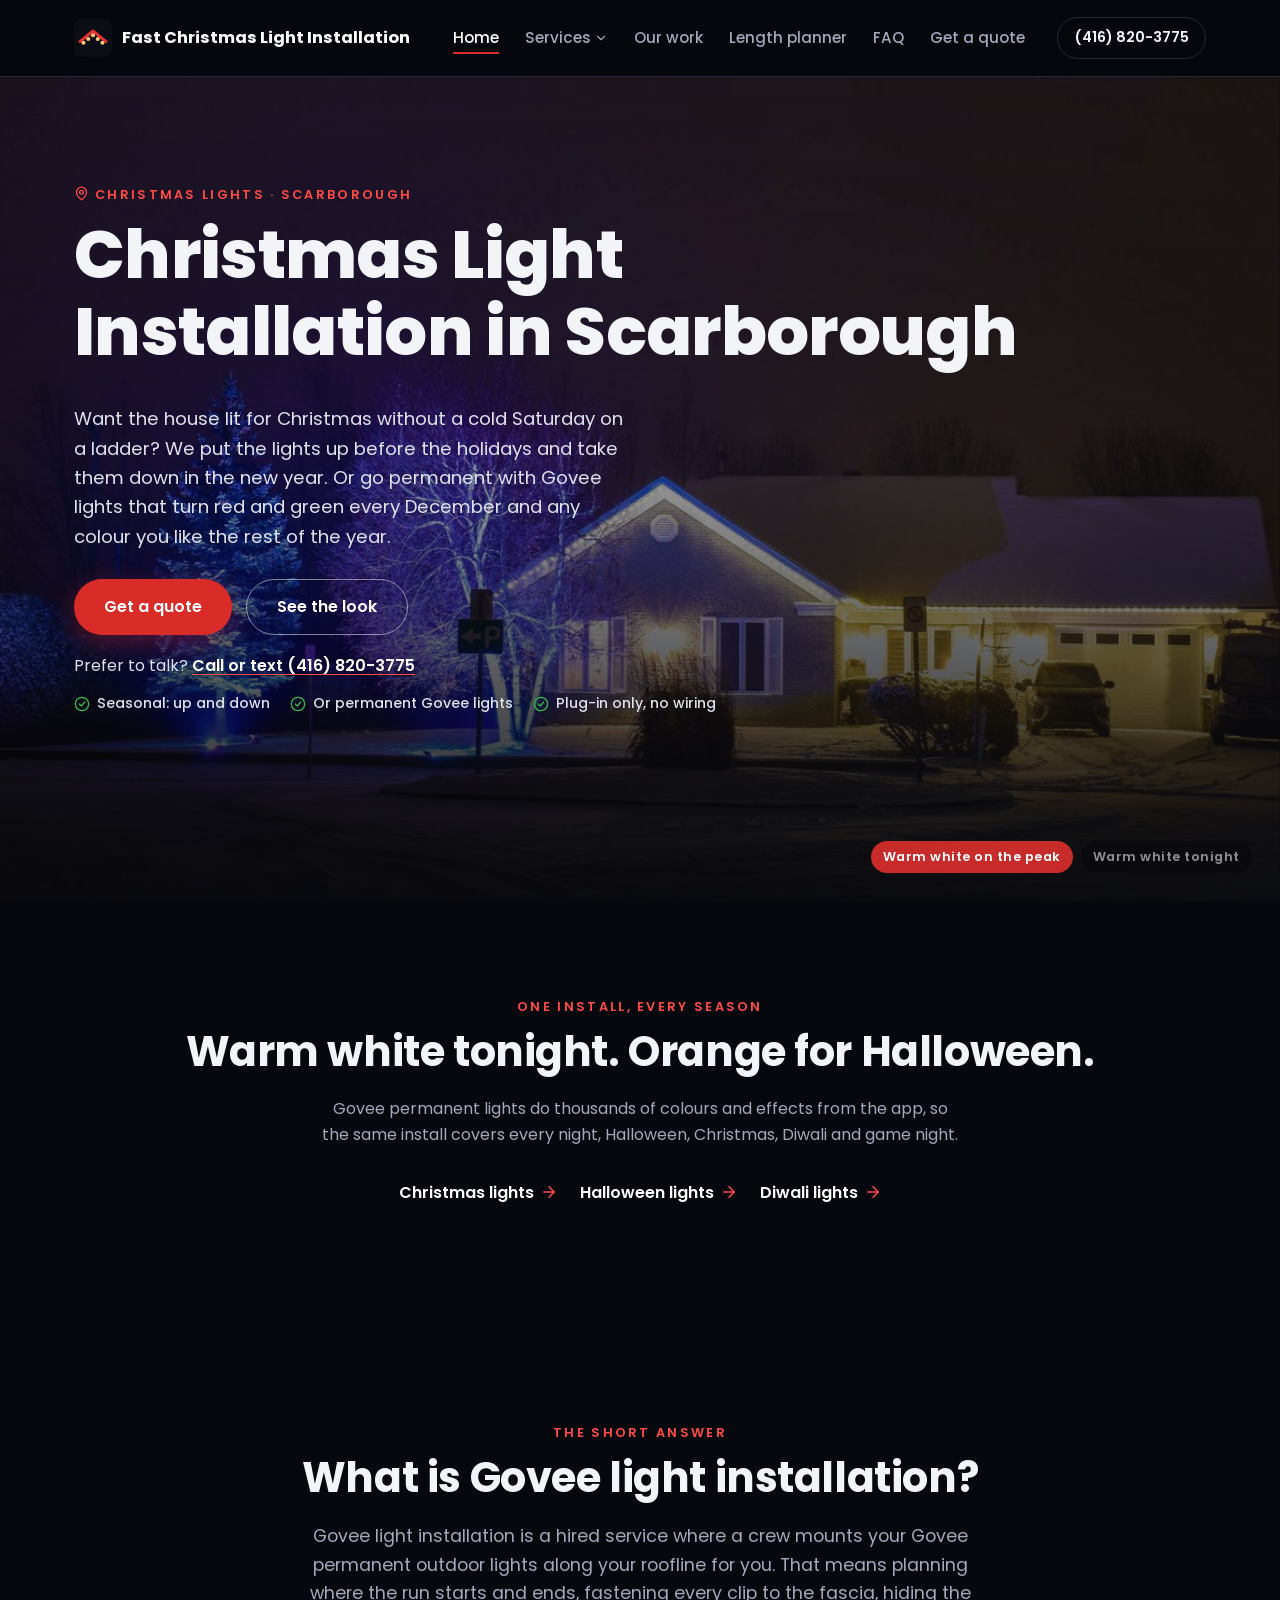
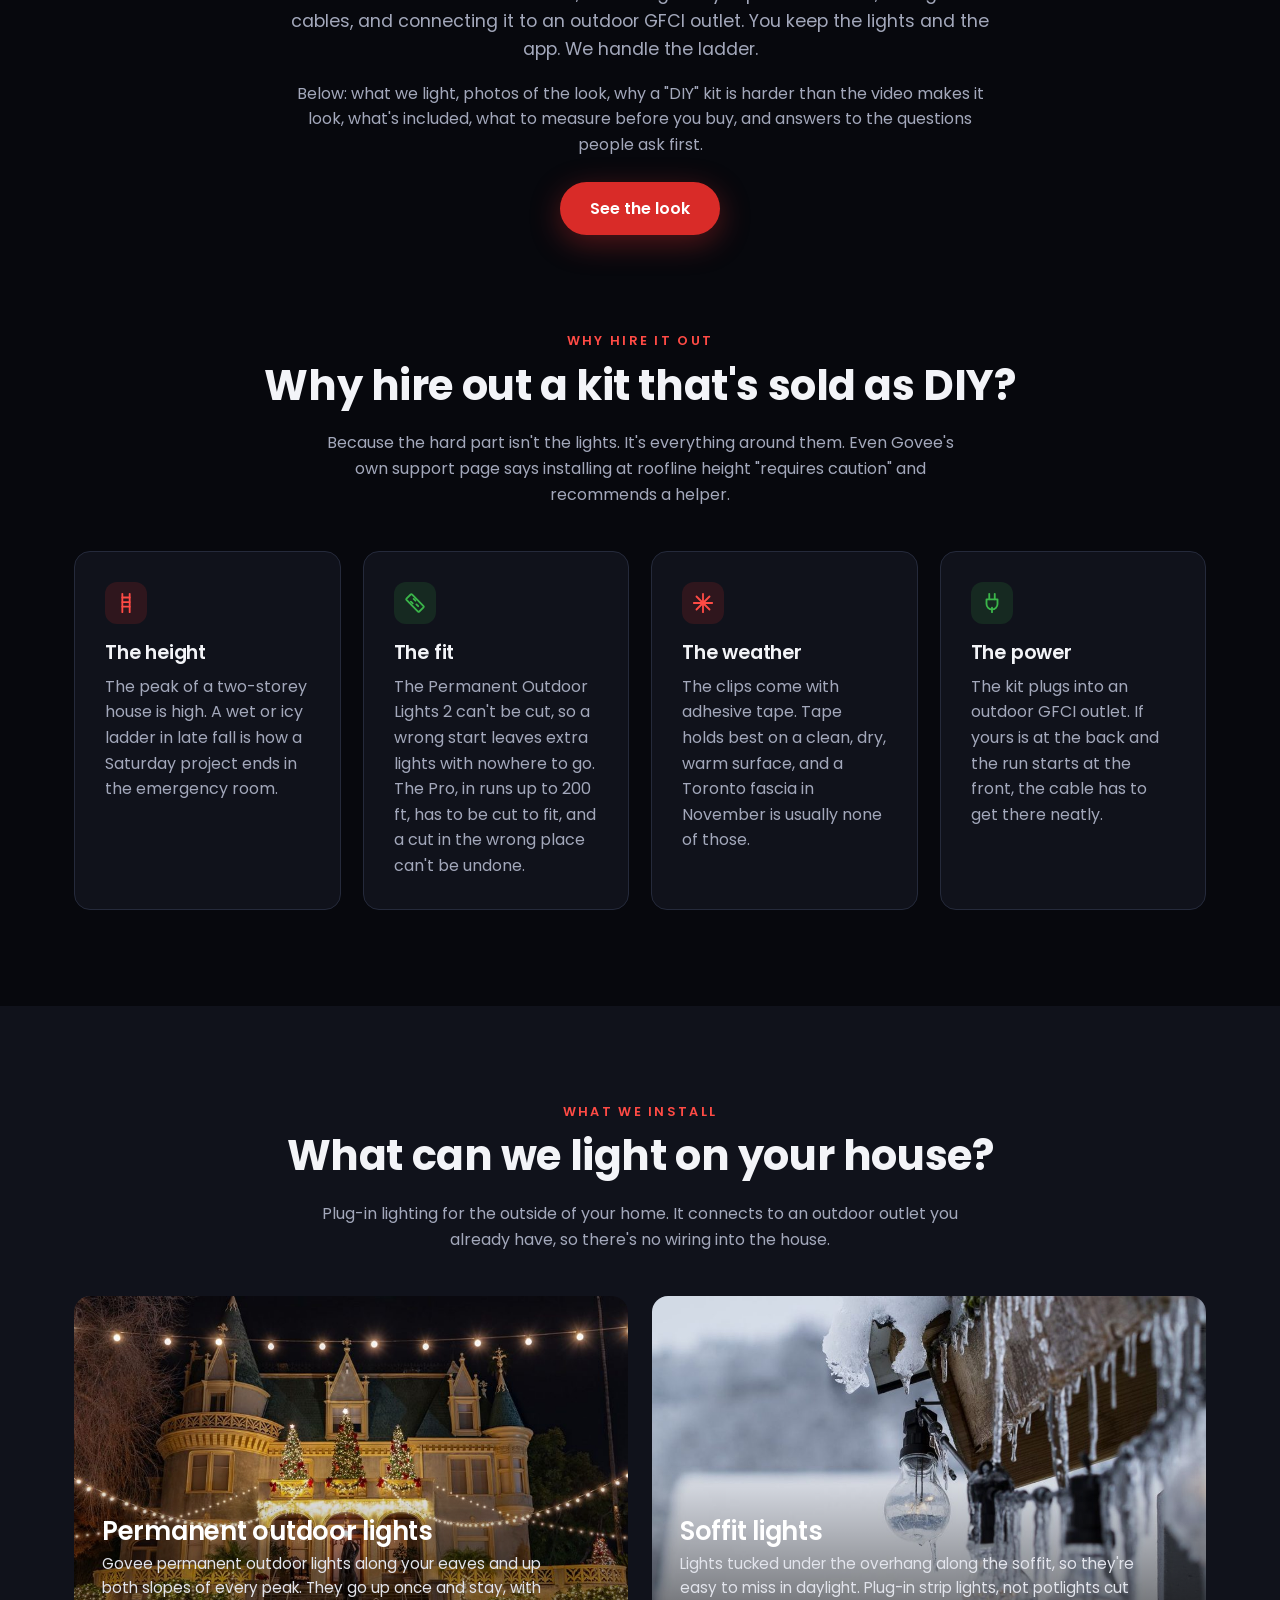
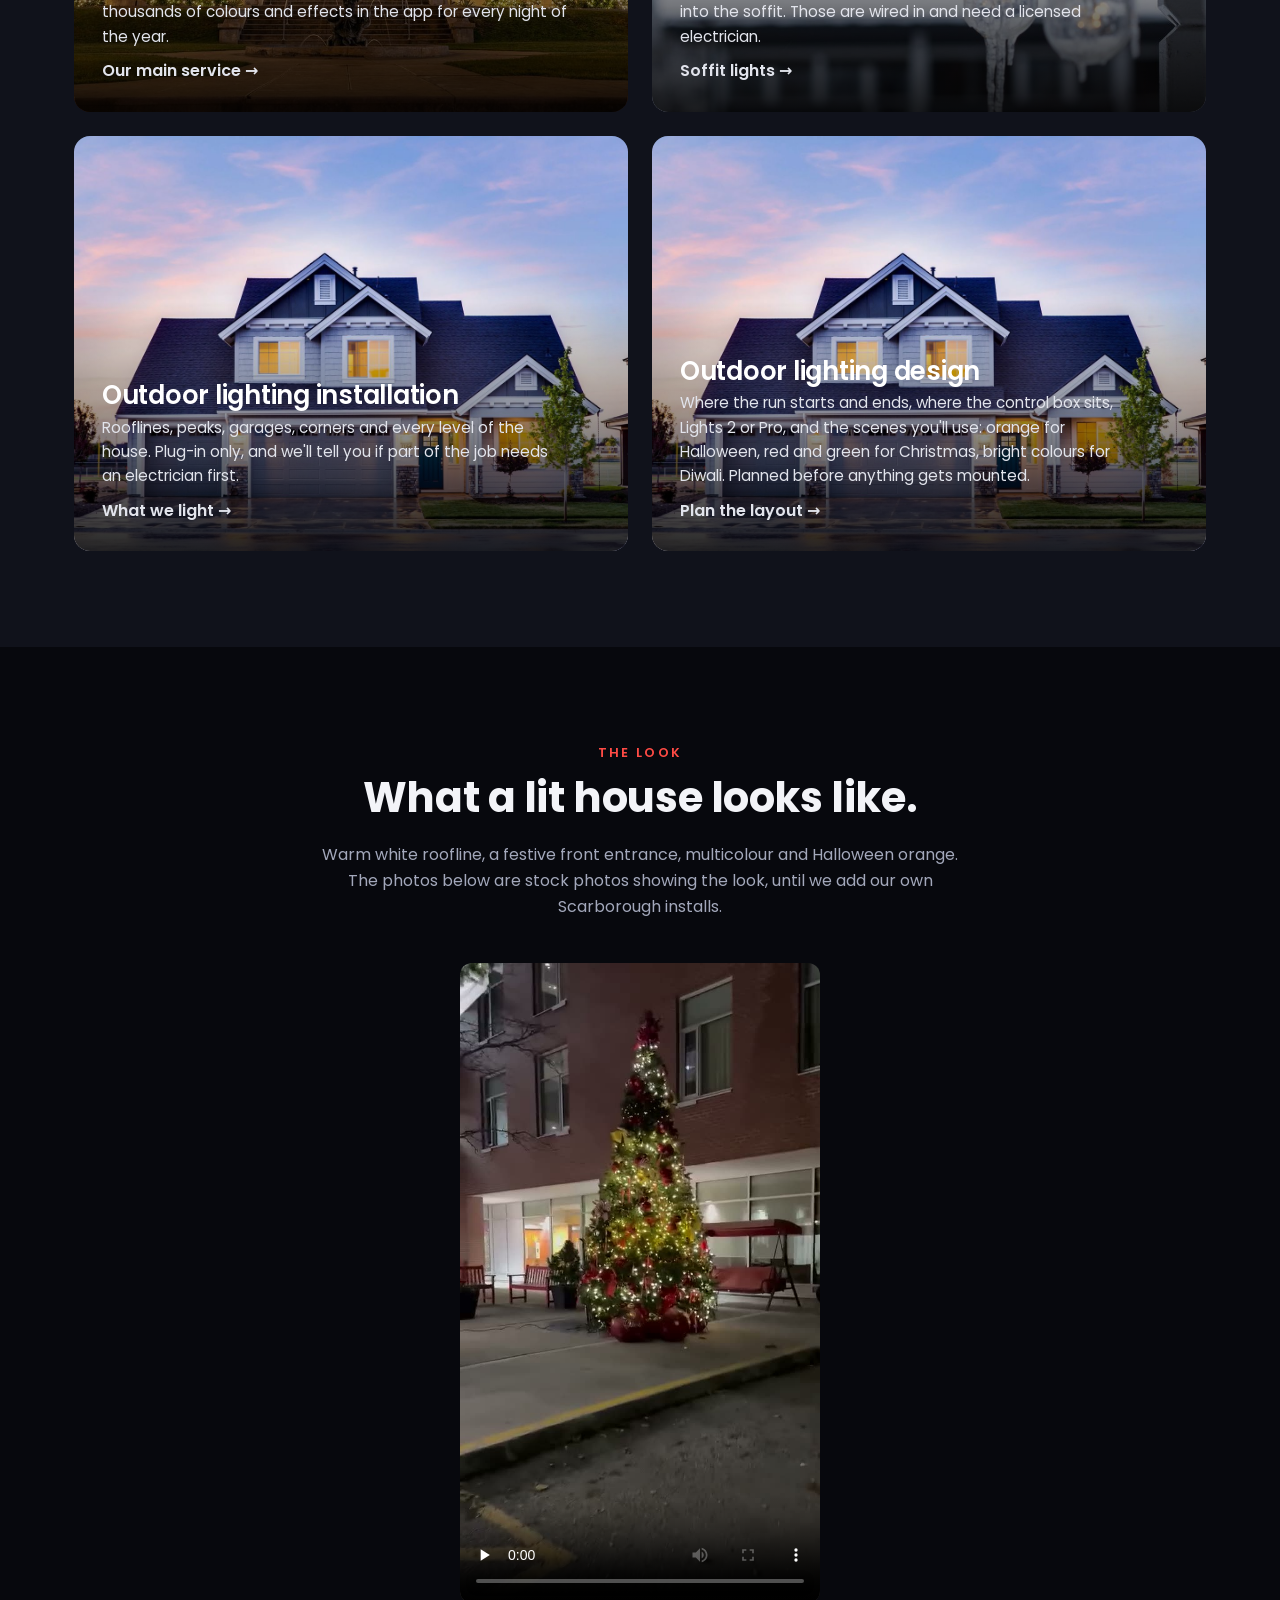
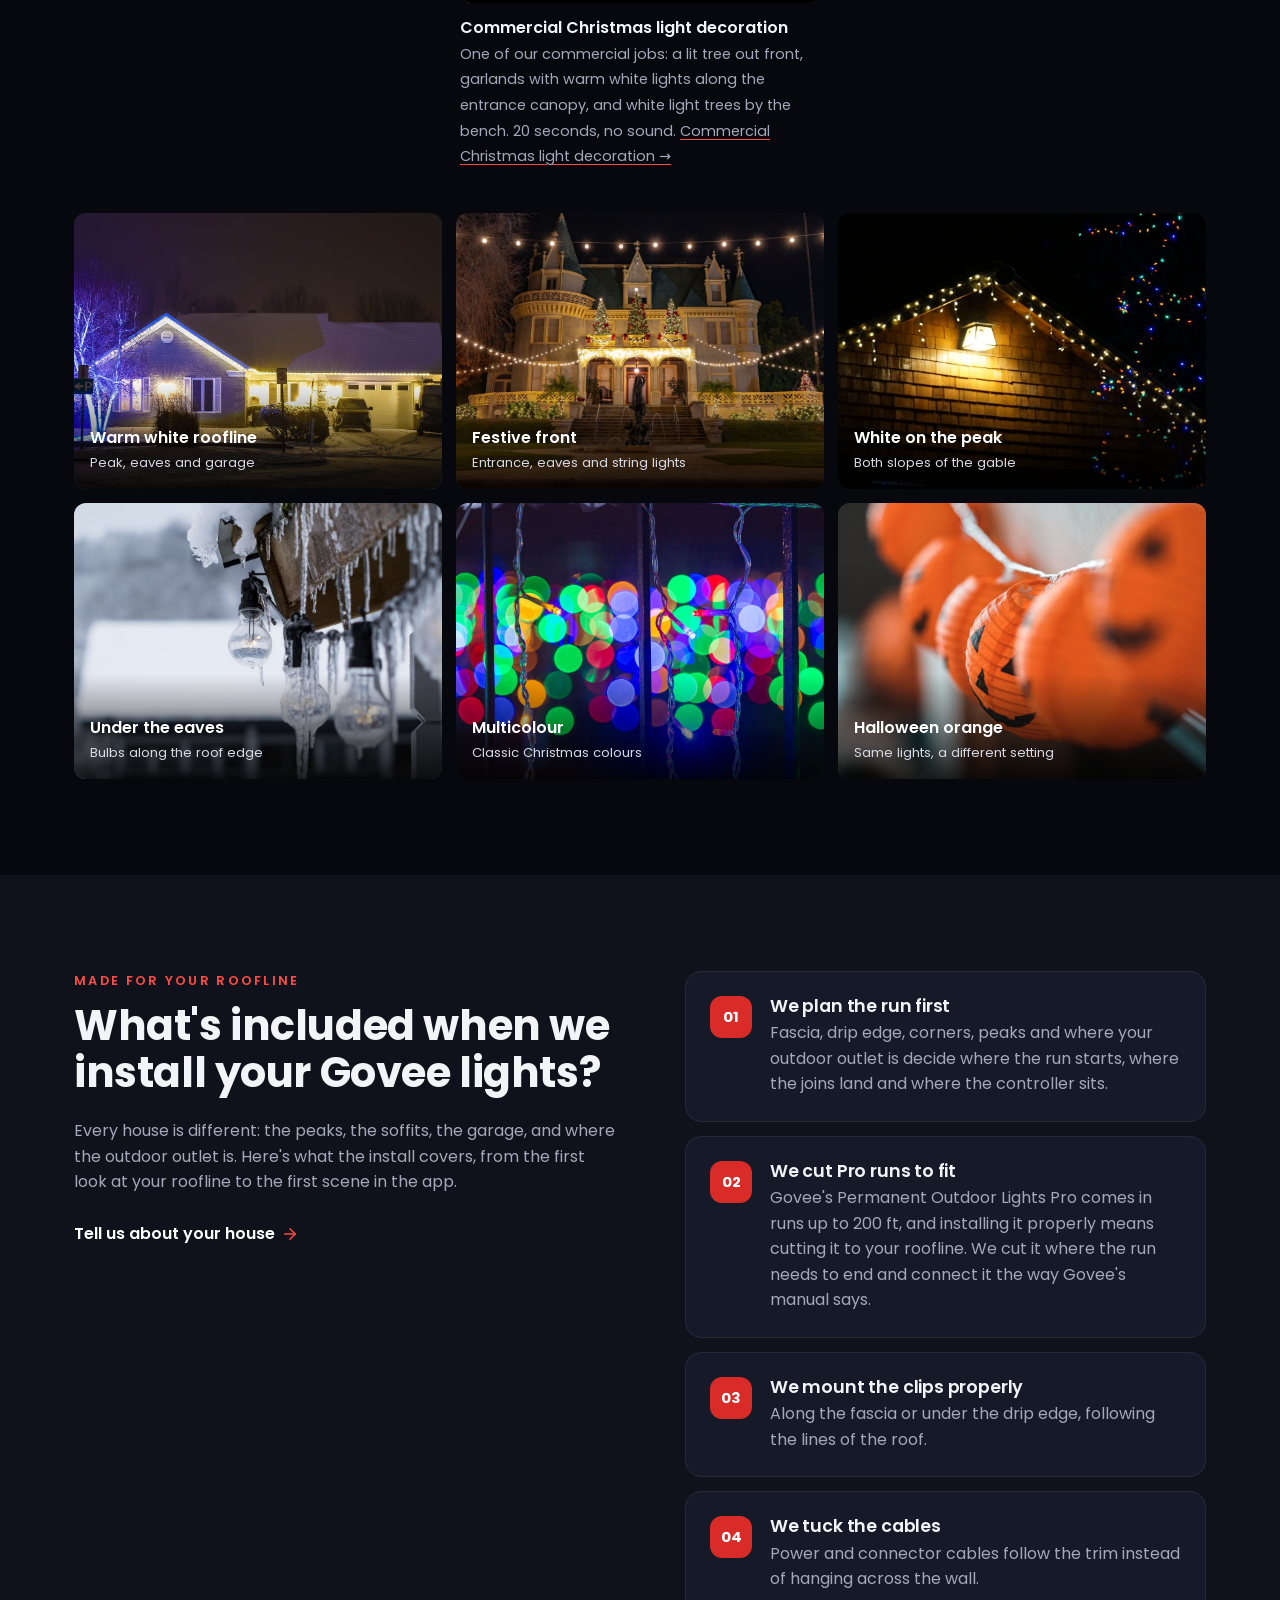
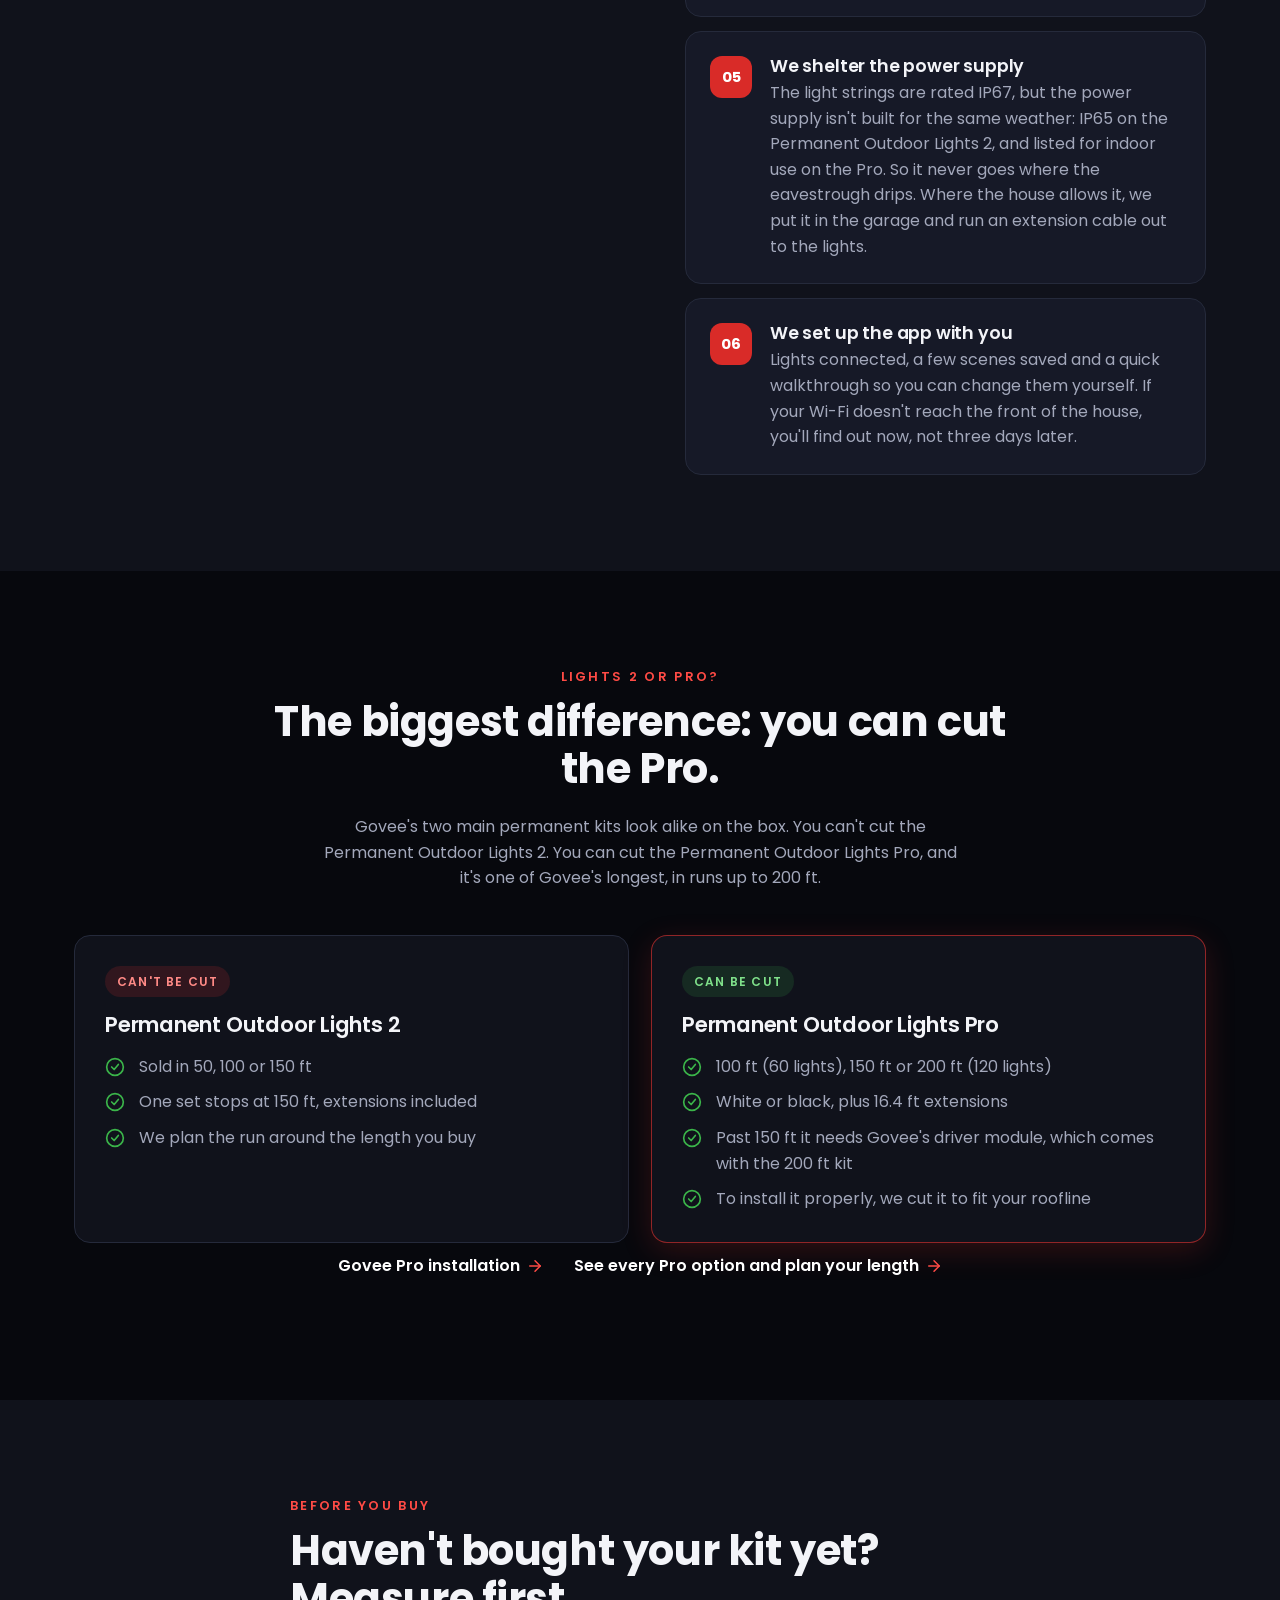
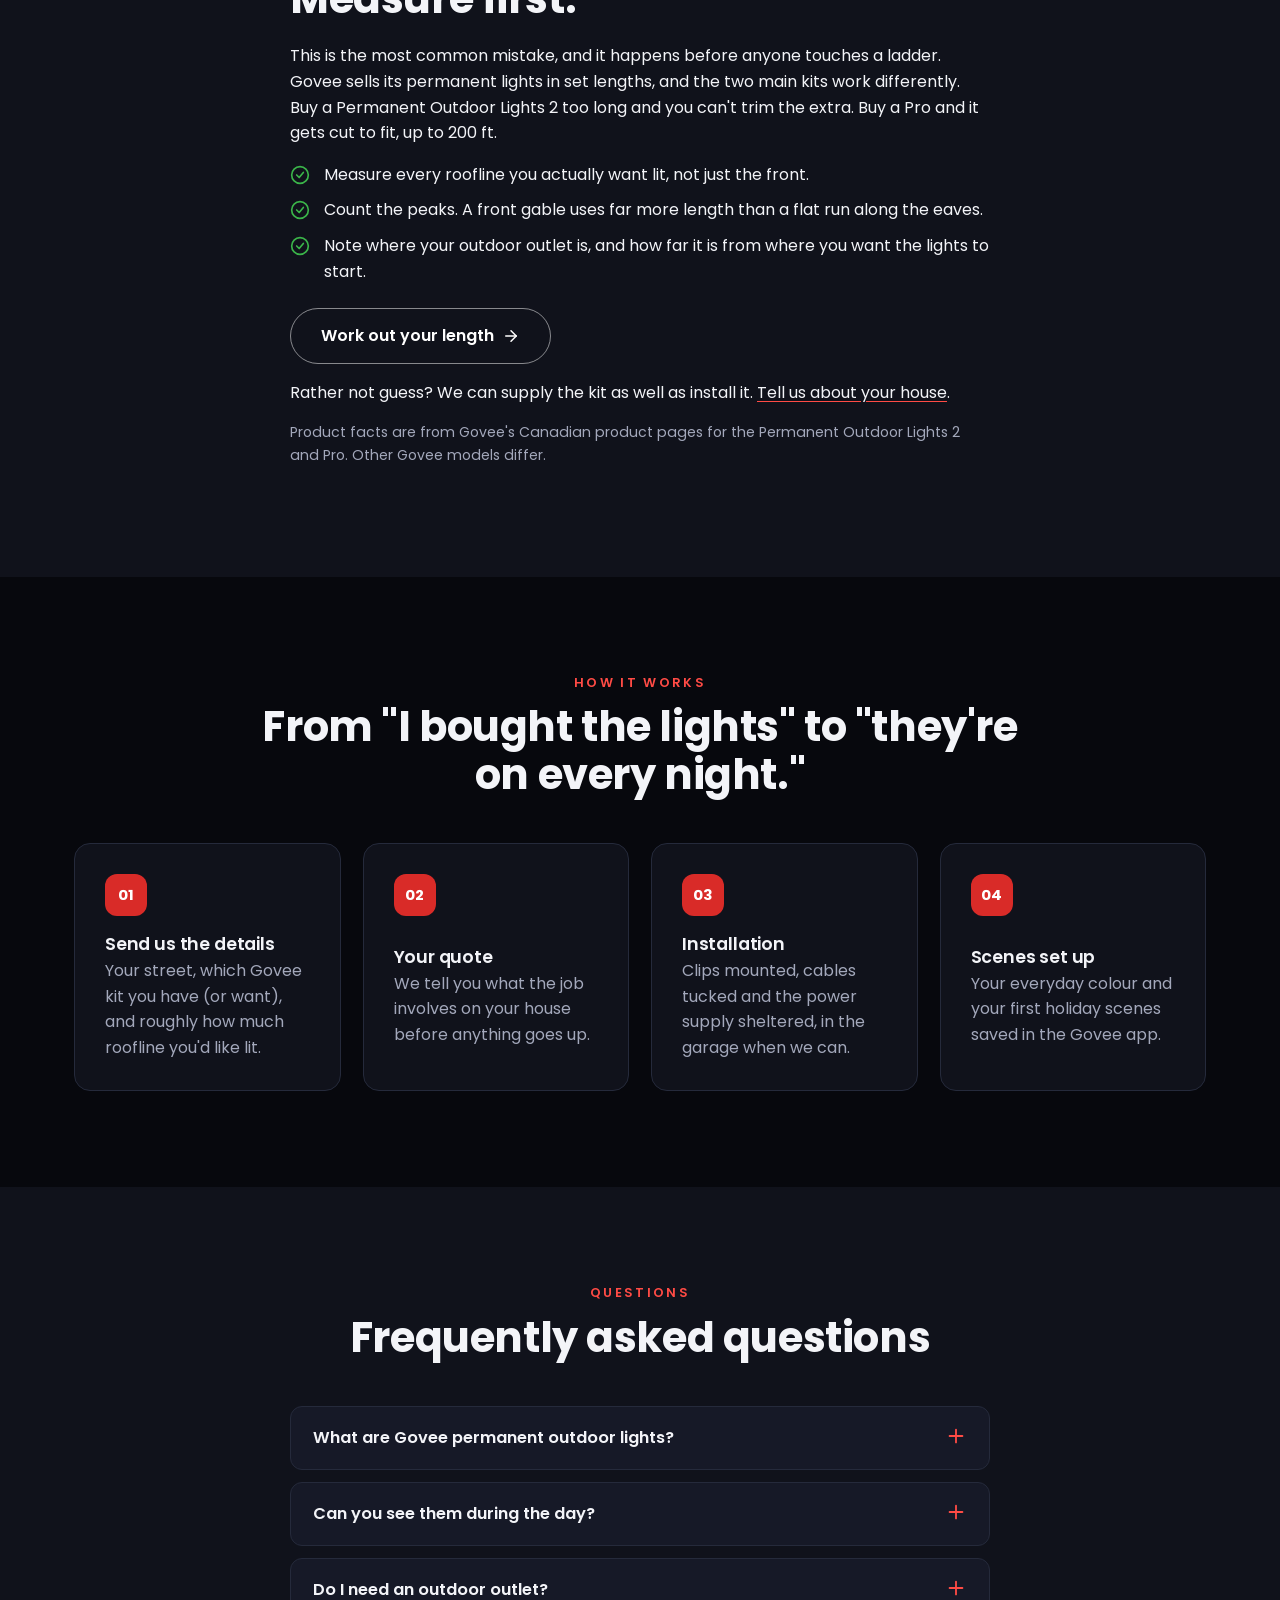
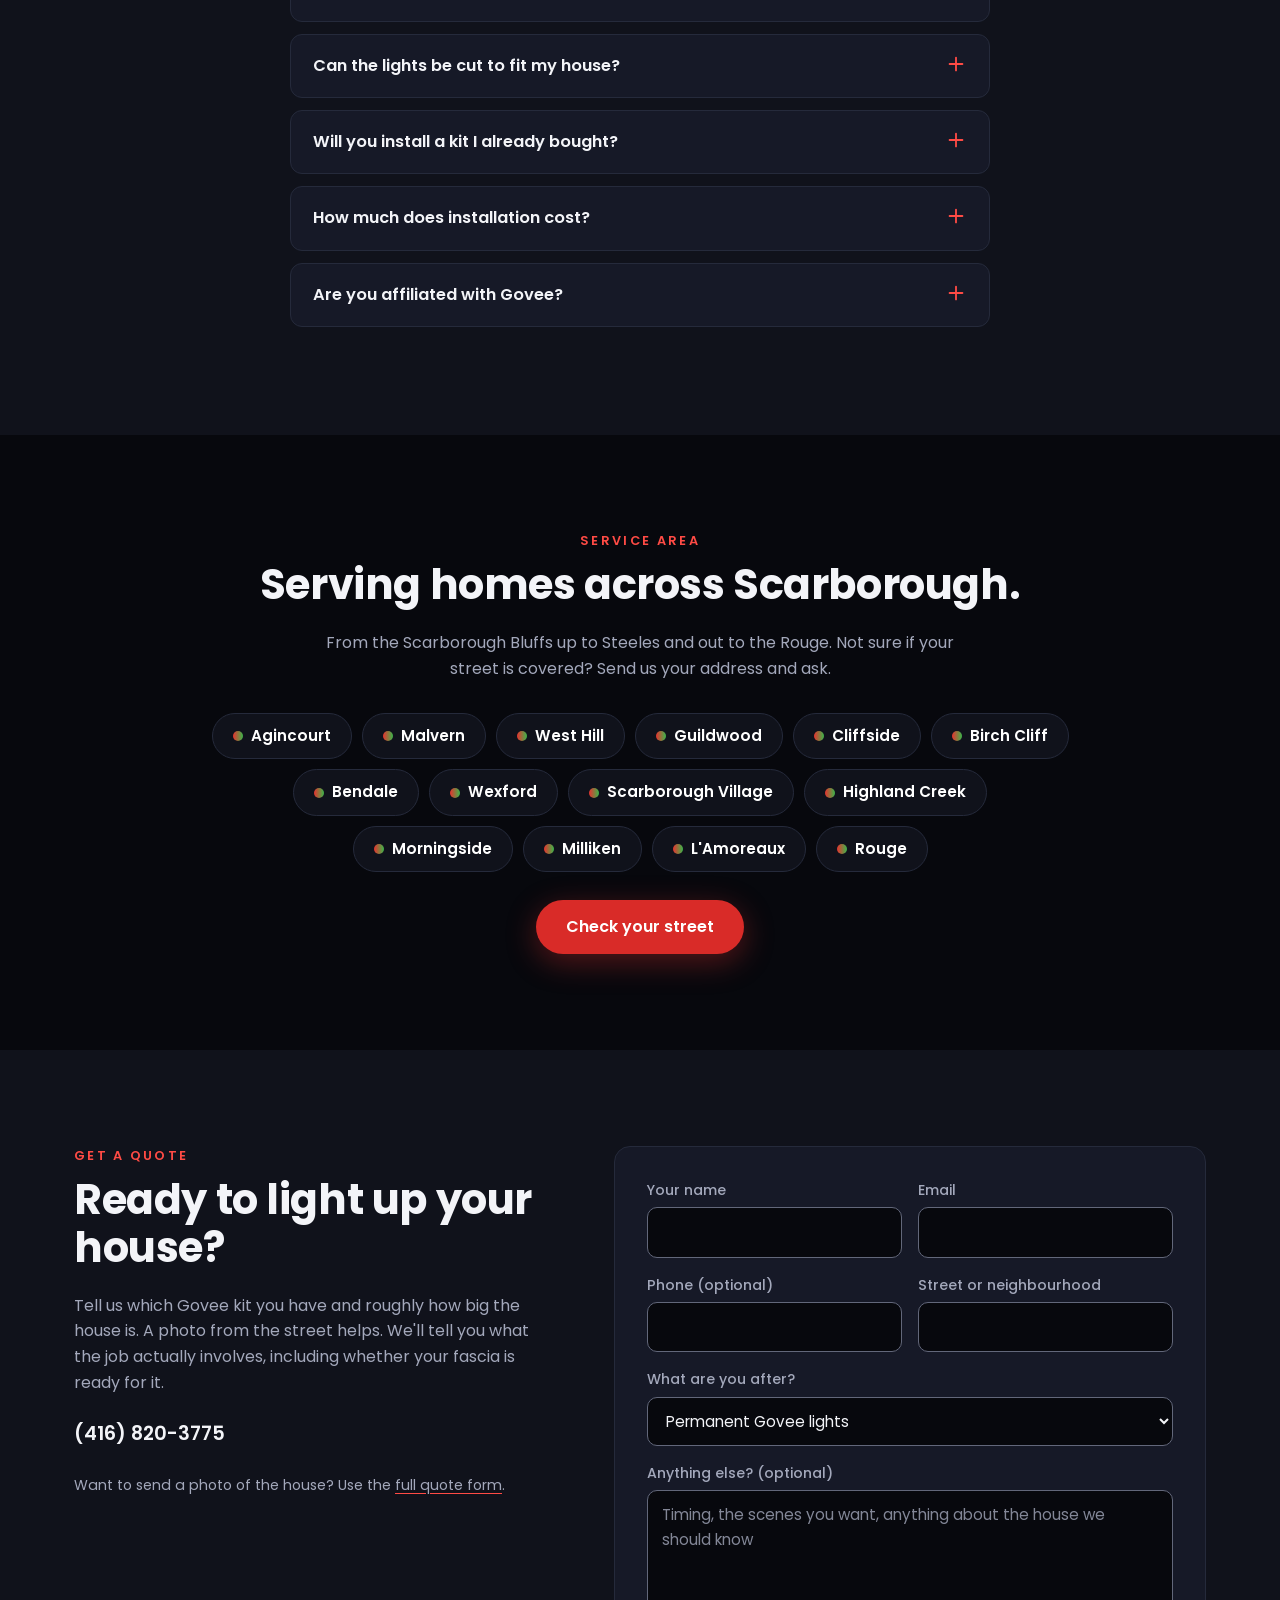
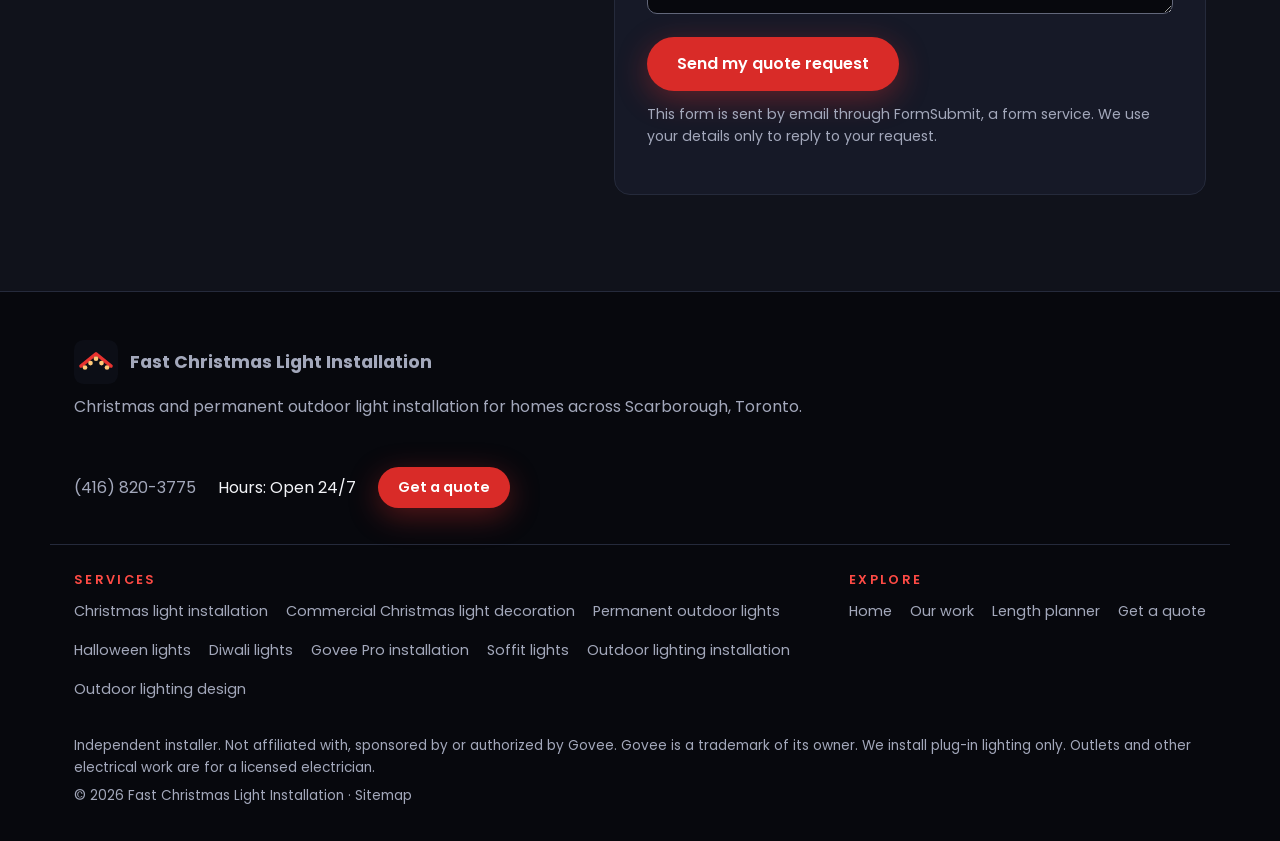
<file: index.html>
<!doctype html>
<html lang="en-CA">
<head>
<meta charset="utf-8">
<meta name="viewport" content="width=device-width, initial-scale=1">
<title>Christmas Light Installation Scarborough | Up and Down</title>
<meta name="description" content="Christmas lights put up on your Scarborough home and taken down in the new year, or Govee permanent lights that stay up. No ladder for you. Get a quote.">
<link rel="canonical" href="https://christmaslightsscarborough.ca/">
<meta property="og:type" content="website">
<meta property="og:site_name" content="Fast Christmas Light Installation">
<meta property="og:title" content="Christmas Light Installation Scarborough | Up and Down">
<meta property="og:description" content="Christmas lights put up on your Scarborough home and taken down in the new year, or Govee permanent lights that stay up. No ladder for you. Get a quote.">
<meta property="og:url" content="https://christmaslightsscarborough.ca/">
<meta property="og:image" content="https://christmaslightsscarborough.ca/assets/og-image.jpg">
<meta property="og:image:width" content="1200">
<meta property="og:image:height" content="630">
<meta property="og:image:alt" content="A brick house at night with warm white lights along the front peak and eaves">
<meta name="twitter:card" content="summary_large_image">
<meta name="theme-color" content="#07080D">
<link rel="icon" href="/assets/favicon.svg" type="image/svg+xml">
<link rel="preload" href="/assets/fonts/poppins-400-latin.woff2" as="font" type="font/woff2" crossorigin>
<link rel="preload" href="/assets/fonts/poppins-800-latin.woff2" as="font" type="font/woff2" crossorigin>
<link rel="stylesheet" href="/assets/site.css?v=82d912ba">
<script>document.documentElement.classList.add("js")</script>
<script type="application/ld+json">{"@context": "https://schema.org", "@type": "HomeAndConstructionBusiness", "@id": "https://christmaslightsscarborough.ca/#business", "name": "Fast Christmas Light Installation", "url": "https://christmaslightsscarborough.ca/", "telephone": "+14168203775", "image": ["https://christmaslightsscarborough.ca/assets/img/jobs/bungalow-warm-white-night.jpg", "https://christmaslightsscarborough.ca/assets/img/jobs/warm-white-brick-night.jpg"], "logo": "https://christmaslightsscarborough.ca/assets/favicon.svg", "address": {"@type": "PostalAddress", "addressLocality": "Scarborough", "addressRegion": "ON", "addressCountry": "CA"}, "areaServed": {"@type": "Place", "name": "Scarborough, Toronto, ON"}, "hasOfferCatalog": {"@type": "OfferCatalog", "name": "Outdoor lighting installation", "itemListElement": [{"@type": "Offer", "itemOffered": {"@type": "Service", "name": "Christmas light installation"}}, {"@type": "Offer", "itemOffered": {"@type": "Service", "name": "Commercial Christmas light decoration"}}, {"@type": "Offer", "itemOffered": {"@type": "Service", "name": "Permanent outdoor lighting installation"}}, {"@type": "Offer", "itemOffered": {"@type": "Service", "name": "Soffit lighting installation"}}, {"@type": "Offer", "itemOffered": {"@type": "Service", "name": "Lighting design"}}]}}</script>
<script type="application/ld+json">{"@context": "https://schema.org", "@type": "FAQPage", "mainEntity": [{"@type": "Question", "name": "What are Govee permanent outdoor lights?", "acceptedAnswer": {"@type": "Answer", "text": "A run of weatherproof LED lights that mounts once along your roofline and stays up all year. You control colour, brightness and schedules from the Govee app, so the same lights work for every night, Halloween, Christmas and game night."}}, {"@type": "Question", "name": "Can you see them during the day?", "acceptedAnswer": {"@type": "Answer", "text": "They tuck under the roof edge, so from the street they're easy to miss in daylight. Stand in the driveway and look up and you'll see them. Anyone who says they're invisible is overselling."}}, {"@type": "Question", "name": "Do I need an outdoor outlet?", "acceptedAnswer": {"@type": "Answer", "text": "Yes. Govee's instructions say to \"install only to a covered Class A GFCI receptacle\": an outdoor outlet with ground-fault protection and a weatherproof cover. If you don't have one near where the lights will start, adding one is a job for a licensed electrician. We install the lights. We don't do electrical work."}}, {"@type": "Question", "name": "Can the lights be cut to fit my house?", "acceptedAnswer": {"@type": "Answer", "text": "It depends on the model. Govee says the Permanent Outdoor Lights 2 can't be cut, so the run is planned around the length you buy. The Permanent Outdoor Lights Pro can be cut and comes in runs up to 200 ft, and to install it properly, we cut it to fit your roofline. Our length planner works out which lengths fit."}}, {"@type": "Question", "name": "Will you install a kit I already bought?", "acceptedAnswer": {"@type": "Answer", "text": "Yes. We install Govee kits you've already bought, and we can supply the kit if you haven't bought one yet."}}, {"@type": "Question", "name": "How much does installation cost?", "acceptedAnswer": {"@type": "Answer", "text": "It depends on how much roofline you want lit, how many peaks and corners there are, and what your fascia is made of. Every house gets its own quote: send us the details and we'll tell you what yours costs."}}, {"@type": "Question", "name": "Are you affiliated with Govee?", "acceptedAnswer": {"@type": "Answer", "text": "No. We're an independent installer. We're not affiliated with, sponsored by or authorized by Govee."}}]}</script>
</head>
<body>
<a class="skip" href="#main">Skip to main content</a>
<!-- Inline SVG icon set (Lucide-style, 2px stroke). Partial: build.py puts it at the top of every page. -->
<svg width="0" height="0" style="position:absolute" aria-hidden="true">
  <defs>
    <symbol id="i-bulb" viewBox="0 0 24 24" fill="none" stroke="currentColor" stroke-width="2" stroke-linecap="round" stroke-linejoin="round"><path d="M9 18h6"/><path d="M10 22h4"/><path d="M12 2a7 7 0 0 0-4 12.7c.6.5 1 1.3 1 2.1V18h6v-1.2c0-.8.4-1.6 1-2.1A7 7 0 0 0 12 2z"/></symbol>
    <symbol id="i-pin" viewBox="0 0 24 24" fill="none" stroke="currentColor" stroke-width="2" stroke-linecap="round" stroke-linejoin="round"><path d="M20 10c0 6-8 12-8 12s-8-6-8-12a8 8 0 0 1 16 0z"/><circle cx="12" cy="10" r="3"/></symbol>
    <symbol id="i-phone" viewBox="0 0 24 24" fill="none" stroke="currentColor" stroke-width="2" stroke-linecap="round" stroke-linejoin="round"><path d="M22 16.9v3a2 2 0 0 1-2.2 2 19.8 19.8 0 0 1-8.6-3.1 19.5 19.5 0 0 1-6-6A19.8 19.8 0 0 1 2.1 4.2 2 2 0 0 1 4.1 2h3a2 2 0 0 1 2 1.7c.1.9.4 1.8.7 2.7a2 2 0 0 1-.5 2.1L8 9.8a16 16 0 0 0 6 6l1.3-1.3a2 2 0 0 1 2.1-.4c.9.3 1.8.6 2.7.7a2 2 0 0 1 1.7 2z"/></symbol>
    <symbol id="i-ladder" viewBox="0 0 24 24" fill="none" stroke="currentColor" stroke-width="2" stroke-linecap="round" stroke-linejoin="round"><path d="M8 2v20"/><path d="M16 2v20"/><path d="M8 6h8"/><path d="M8 11h8"/><path d="M8 16h8"/></symbol>
    <symbol id="i-ruler" viewBox="0 0 24 24" fill="none" stroke="currentColor" stroke-width="2" stroke-linecap="round" stroke-linejoin="round"><path d="M21.3 15.3 8.7 2.7a1 1 0 0 0-1.4 0L2.7 7.3a1 1 0 0 0 0 1.4l12.6 12.6a1 1 0 0 0 1.4 0l4.6-4.6a1 1 0 0 0 0-1.4z"/><path d="m7.5 10.5 2 2"/><path d="m10.5 7.5 2 2"/><path d="m13.5 13.5 2 2"/></symbol>
    <symbol id="i-snow" viewBox="0 0 24 24" fill="none" stroke="currentColor" stroke-width="2" stroke-linecap="round" stroke-linejoin="round"><path d="M12 2v20"/><path d="m4.9 4.9 14.2 14.2"/><path d="M2 12h20"/><path d="m19.1 4.9-14.2 14.2"/></symbol>
    <symbol id="i-plug" viewBox="0 0 24 24" fill="none" stroke="currentColor" stroke-width="2" stroke-linecap="round" stroke-linejoin="round"><path d="M12 22v-5"/><path d="M9 8V2"/><path d="M15 8V2"/><path d="M18 8v5a6 6 0 0 1-12 0V8z"/></symbol>
    <symbol id="i-check" viewBox="0 0 24 24" fill="none" stroke="currentColor" stroke-width="2" stroke-linecap="round" stroke-linejoin="round"><circle cx="12" cy="12" r="10"/><path d="m8 12 3 3 5-6"/></symbol>
    <symbol id="i-plus" viewBox="0 0 24 24" fill="none" stroke="currentColor" stroke-width="2" stroke-linecap="round" stroke-linejoin="round"><path d="M12 5v14"/><path d="M5 12h14"/></symbol>
    <symbol id="i-x" viewBox="0 0 24 24" fill="none" stroke="currentColor" stroke-width="2" stroke-linecap="round" stroke-linejoin="round"><path d="M18 6 6 18"/><path d="m6 6 12 12"/></symbol>
    <symbol id="i-menu" viewBox="0 0 24 24" fill="none" stroke="currentColor" stroke-width="2" stroke-linecap="round" stroke-linejoin="round"><path d="M4 6h16"/><path d="M4 12h16"/><path d="M4 18h16"/></symbol>
    <symbol id="i-chevron" viewBox="0 0 24 24" fill="none" stroke="currentColor" stroke-width="2" stroke-linecap="round" stroke-linejoin="round"><path d="m6 9 6 6 6-6"/></symbol>
    <symbol id="i-arrow" viewBox="0 0 24 24" fill="none" stroke="currentColor" stroke-width="2" stroke-linecap="round" stroke-linejoin="round"><path d="M5 12h14"/><path d="m12 5 7 7-7 7"/></symbol>
    <symbol id="i-roof" viewBox="0 0 24 24" fill="none" stroke="currentColor" stroke-width="2" stroke-linecap="round" stroke-linejoin="round"><path d="m3 12 9-8 9 8"/><path d="M6 15h.01"/><path d="M10 15h.01"/><path d="M14 15h.01"/><path d="M18 15h.01"/></symbol>
    <symbol id="i-eave" viewBox="0 0 24 24" fill="none" stroke="currentColor" stroke-width="2" stroke-linecap="round" stroke-linejoin="round"><path d="M2 8h20"/><path d="M4 8v12"/><path d="M6 12h.01"/><path d="M10 12h.01"/><path d="M14 12h.01"/><path d="M18 12h.01"/></symbol>
    <symbol id="i-palette" viewBox="0 0 24 24" fill="none" stroke="currentColor" stroke-width="2" stroke-linecap="round" stroke-linejoin="round"><path d="M12 22a10 10 0 1 1 10-10c0 2.8-2.2 4-4 4h-2a2 2 0 0 0-1.5 3.3A2 2 0 0 1 12 22z"/><circle cx="7.5" cy="10.5" r="1"/><circle cx="10.5" cy="6.5" r="1"/><circle cx="15.5" cy="7.5" r="1"/></symbol>
  </defs>
</svg>

<header class="site">
  <div class="wrap bar">
    <a class="brand" href="/"><img src="/assets/favicon.svg" alt="" width="38" height="38"><span>Fast Christmas Light Installation</span></a>
    <nav class="primary" id="primary-nav" aria-label="Primary"><ul><li><a href="/" aria-current="page">Home</a></li><li class="has-sub"><a href="/#services">Services<svg class="chev" aria-hidden="true"><use href="#i-chevron"/></svg></a><ul class="sub" aria-label="Services"><li><a href="/christmas-light-installation/">Christmas light installation</a></li><li><a href="/commercial-christmas-light-decoration/">Commercial Christmas light decoration</a></li><li><a href="/permanent-outdoor-lights/">Permanent outdoor lights</a></li><li><a href="/halloween-lights/">Halloween lights</a></li><li><a href="/diwali-lights/">Diwali lights</a></li><li><a href="/govee-pro-installation/">Govee Pro installation</a></li><li><a href="/soffit-lights/">Soffit lights</a></li><li><a href="/outdoor-lighting-installation/">Outdoor lighting installation</a></li><li><a href="/outdoor-lighting-design/">Outdoor lighting design</a></li></ul></li><li><a href="/#work">Our work</a></li><li><a href="/can-you-cut-govee-permanent-outdoor-lights/">Length planner</a></li><li><a href="/#faq">FAQ</a></li><li><a href="/contact/">Get a quote</a></li></ul></nav>
    <div class="bar-actions">
      <a class="header-phone" href="tel:+14168203775">(416) 820-3775</a>
      <button class="menu-btn" type="button" aria-expanded="false" aria-controls="primary-nav" aria-label="Menu"><svg aria-hidden="true"><use href="#i-menu"/></svg></button>
    </div>
  </div>
</header>

<main id="main">
  <section class="hero" aria-labelledby="hero-title">
    <div class="hero-slides">
      <picture class="on">
        <img src="/assets/img/stock/hero-house-snow-night.jpg" alt="Bungalow on a snowy night with warm white lights along the roofline" width="1400" height="765" fetchpriority="high">
      </picture>
      <picture>
        <img src="/assets/img/stock/festive-house-night.jpg" alt="House at night with warm white string lights and lit entrance" width="1400" height="625" fetchpriority="low" decoding="async">
      </picture>
    </div>
    <div class="hero-labels" aria-hidden="true"><span class="on">Warm white on the peak</span><span>Warm white tonight</span></div>
    <div class="wrap">
      <p class="eyebrow"><svg aria-hidden="true"><use href="#i-pin"/></svg>Christmas lights · Scarborough</p>
      <h1 id="hero-title">Christmas Light Installation in Scarborough</h1>
      <p class="lead">Want the house lit for Christmas without a cold Saturday on a ladder? We put the lights up before the holidays and take them down in the new year. Or go permanent with Govee lights that turn red and green every December and any colour you like the rest of the year.</p>
      <div class="actions">
        <a class="btn btn-primary" href="/contact/">Get a quote</a>
        <a class="btn btn-ghost" href="#work">See the look</a>
      </div>
      <p class="phone-note">Prefer to talk? <a href="tel:+14168203775">Call or text (416) 820-3775</a></p>
      <ul class="trust">
        <li><svg aria-hidden="true"><use href="#i-check"/></svg>Seasonal: up and down</li>
        <li><svg aria-hidden="true"><use href="#i-check"/></svg>Or permanent Govee lights</li>
        <li><svg aria-hidden="true"><use href="#i-check"/></svg>Plug-in only, no wiring</li>
      </ul>
    </div>
  </section>

  <section id="scenes" class="theme-light" aria-labelledby="scenes-title">
    <div class="wrap center">
      <p class="eyebrow">One install, every season</p>
      <h2 id="scenes-title">Warm white tonight. Orange for Halloween.</h2>
      <p class="muted">Govee permanent lights do thousands of colours and effects from the app, so the same install covers every night, Halloween, Christmas, Diwali and game night. </p>
      <p class="mode-links"><a class="text-link" href="/christmas-light-installation/">Christmas lights<svg aria-hidden="true"><use href="#i-arrow"/></svg></a> <a class="text-link" href="/halloween-lights/">Halloween lights<svg aria-hidden="true"><use href="#i-arrow"/></svg></a> <a class="text-link" href="/diwali-lights/">Diwali lights<svg aria-hidden="true"><use href="#i-arrow"/></svg></a></p>
    </div>
  </section>

  <section class="theme-light" aria-labelledby="what-title">
    <div class="wrap intro-solo">
      <p class="eyebrow">The short answer</p>
      <h2 id="what-title">What is Govee light installation?</h2>
      <p class="answer">Govee light installation is a hired service where a crew mounts your Govee permanent outdoor lights along your roofline for you. That means planning where the run starts and ends, fastening every clip to the fascia, hiding the cables, and connecting it to an outdoor GFCI outlet. You keep the lights and the app. We handle the ladder.</p>
      <p class="muted">Below: what we light, photos of the look, why a "DIY" kit is harder than the video makes it look, what's included, what to measure before you buy, and answers to the questions people ask first.</p>
      <a class="btn btn-primary" href="#work">See the look</a>
    </div>
  </section>

  <section class="theme-light flush-top" aria-labelledby="why-title">
    <div class="wrap">
      <div class="section-head centered">
        <p class="eyebrow">Why hire it out</p>
        <h2 id="why-title">Why hire out a kit that's sold as DIY?</h2>
        <p>Because the hard part isn't the lights. It's everything around them. Even Govee's own support page says installing at roofline height "requires caution" and recommends a helper.</p>
      </div>
      <div class="features grid-4">
        <div class="card">
          <div class="icon"><svg aria-hidden="true"><use href="#i-ladder"/></svg></div>
          <h3>The height</h3>
          <p>The peak of a two-storey house is high. A wet or icy ladder in late fall is how a Saturday project ends in the emergency room.</p>
        </div>
        <div class="card">
          <div class="icon"><svg aria-hidden="true"><use href="#i-ruler"/></svg></div>
          <h3>The fit</h3>
          <p>The Permanent Outdoor Lights 2 can't be cut, so a wrong start leaves extra lights with nowhere to go. The Pro, in runs up to 200 ft, has to be cut to fit, and a cut in the wrong place can't be undone.</p>
        </div>
        <div class="card">
          <div class="icon"><svg aria-hidden="true"><use href="#i-snow"/></svg></div>
          <h3>The weather</h3>
          <p>The clips come with adhesive tape. Tape holds best on a clean, dry, warm surface, and a Toronto fascia in November is usually none of those.</p>
        </div>
        <div class="card">
          <div class="icon"><svg aria-hidden="true"><use href="#i-plug"/></svg></div>
          <h3>The power</h3>
          <p>The kit plugs into an outdoor GFCI outlet. If yours is at the back and the run starts at the front, the cable has to get there neatly.</p>
        </div>
      </div>
    </div>
  </section>

  <section id="services" class="theme-dark" aria-labelledby="services-title">
    <div class="wrap center">
      <p class="eyebrow">What we install</p>
      <h2 id="services-title">What can we light on your house?</h2>
      <p class="muted">Plug-in lighting for the outside of your home. It connects to an outdoor outlet you already have, so there's no wiring into the house.</p>
      <div class="services">
        <a class="service" href="/permanent-outdoor-lights/" aria-labelledby="t-perm" aria-describedby="t-perm-d">
          <img src="/assets/img/stock/festive-house-night.jpg" alt="House at night with warm white string lights and lit entrance" width="1400" height="625" loading="lazy">
          <div>
            <h3 id="t-perm">Permanent outdoor lights</h3>
            <p id="t-perm-d">Govee permanent outdoor lights along your eaves and up both slopes of every peak. They go up once and stay, with thousands of colours and effects in the app for every night of the year.</p>
            <span>Our main service →</span>
          </div>
        </a>
        <a class="service" href="/soffit-lights/" aria-labelledby="t-soffit" aria-describedby="t-soffit-d">
          <img src="/assets/img/stock/icicle-bulbs-eaves.jpg" alt="Clear bulbs on a string hanging under a snowy roof edge" width="1400" height="744" loading="lazy">
          <div>
            <h3 id="t-soffit">Soffit lights</h3>
            <p id="t-soffit-d">Lights tucked under the overhang along the soffit, so they're easy to miss in daylight. Plug-in strip lights, not potlights cut into the soffit. Those are wired in and need a licensed electrician.</p>
            <span>Soffit lights →</span>
          </div>
        </a>
        <a class="service" href="/outdoor-lighting-installation/" aria-labelledby="t-install" aria-describedby="t-install-d">
          <img src="/assets/img/stock/suburban-house-dusk.jpg" alt="Two-storey house with a triple garage at dusk" width="1400" height="934" loading="lazy">
          <div>
            <h3 id="t-install">Outdoor lighting installation</h3>
            <p id="t-install-d">Rooflines, peaks, garages, corners and every level of the house. Plug-in only, and we'll tell you if part of the job needs an electrician first.</p>
            <span>What we light →</span>
          </div>
        </a>
        <a class="service" href="/outdoor-lighting-design/" aria-labelledby="t-design" aria-describedby="t-design-d">
          <img src="/assets/img/stock/suburban-house-dusk.jpg" alt="Two-storey house with a triple garage at dusk" width="1400" height="934" loading="lazy">
          <div>
            <h3 id="t-design">Outdoor lighting design</h3>
            <p id="t-design-d">Where the run starts and ends, where the control box sits, Lights 2 or Pro, and the scenes you'll use: orange for Halloween, red and green for Christmas, bright colours for Diwali. Planned before anything gets mounted.</p>
            <span>Plan the layout →</span>
          </div>
        </a>
      </div>
    </div>
  </section>

  <section id="work" class="theme-light" aria-labelledby="work-title">
    <div class="wrap center">
      <p class="eyebrow">The look</p>
      <h2 id="work-title">What a lit house looks like.</h2>
      <p class="muted">Warm white roofline, a festive front entrance, multicolour and Halloween orange. The photos below are stock photos showing the look, until we add our own Scarborough installs.</p>
      <figure class="work-video">
        <video controls playsinline loading="lazy" preload="none" width="576" height="1024" poster="/assets/video/commercial-entrance-christmas-lights-poster.jpg" aria-label="Video with no sound of a commercial Christmas light decoration job: a lit Christmas tree, garlands with warm white lights along an entrance canopy, and white light trees beside a bench">
          <source src="/assets/video/commercial-entrance-christmas-lights.mp4" type="video/mp4">
          <a href="/assets/video/commercial-entrance-christmas-lights.mp4">Watch the video (MP4)</a>
        </video>
        <figcaption><strong>Commercial Christmas light decoration</strong><span>One of our commercial jobs: a lit tree out front, garlands with warm white lights along the entrance canopy, and white light trees by the bench. 20 seconds, no sound. <a href="/commercial-christmas-light-decoration/">Commercial Christmas light decoration →</a></span></figcaption>
      </figure>
      <div class="gallery">
        <figure><img src="/assets/img/stock/christmas-house-snow-night.jpg" alt="Bungalow on a snowy night with warm white lights along the roofline" width="880" height="500" loading="lazy"><figcaption><strong>Warm white roofline</strong><span>Peak, eaves and garage</span></figcaption></figure>
        <figure><img src="/assets/img/stock/festive-house-night.jpg" alt="House at night with warm white string lights and lit entrance" width="1400" height="625" loading="lazy"><figcaption><strong>Festive front</strong><span>Entrance, eaves and string lights</span></figcaption></figure>
        <figure><img src="/assets/img/stock/christmas-gable-lights-night.jpg" alt="Gable end of a cedar-shingled building at night with white lights along the peak" width="1000" height="555" loading="lazy"><figcaption><strong>White on the peak</strong><span>Both slopes of the gable</span></figcaption></figure>
        <figure><img src="/assets/img/stock/icicle-bulbs-eaves.jpg" alt="Clear bulbs on a string hanging under a snowy roof edge" width="1400" height="744" loading="lazy"><figcaption><strong>Under the eaves</strong><span>Bulbs along the roof edge</span></figcaption></figure>
        <figure><img src="/assets/img/stock/multicolour-lights-bokeh.jpg" alt="Close-up of multicolour string lights glowing at night" width="1400" height="934" loading="lazy"><figcaption><strong>Multicolour</strong><span>Classic Christmas colours</span></figcaption></figure>
        <figure><img src="/assets/img/stock/halloween-pumpkin-lights.jpg" alt="String of orange pumpkin lanterns glowing for Halloween" width="1400" height="788" loading="lazy"><figcaption><strong>Halloween orange</strong><span>Same lights, a different setting</span></figcaption></figure>
      </div>
    </div>
  </section>

  <section id="included" class="theme-dark" aria-labelledby="included-title">
    <div class="wrap split">
      <div>
        <p class="eyebrow">Made for your roofline</p>
        <h2 id="included-title">What's included when we install your Govee lights?</h2>
        <p>Every house is different: the peaks, the soffits, the garage, and where the outdoor outlet is. Here's what the install covers, from the first look at your roofline to the first scene in the app.</p>
        <a class="text-link" href="/contact/">Tell us about your house<svg aria-hidden="true"><use href="#i-arrow"/></svg></a>
      </div>
      <div>
        <ol class="steps">
          <li><div><h3>We plan the run first</h3><p>Fascia, drip edge, corners, peaks and where your outdoor outlet is decide where the run starts, where the joins land and where the controller sits.</p></div></li>
          <li><div><h3>We cut Pro runs to fit</h3><p>Govee's Permanent Outdoor Lights Pro comes in runs up to 200 ft, and installing it properly means cutting it to your roofline. We cut it where the run needs to end and connect it the way Govee's manual says.</p></div></li>
          <li><div><h3>We mount the clips properly</h3><p>Along the fascia or under the drip edge, following the lines of the roof.</p></div></li>
          <li><div><h3>We tuck the cables</h3><p>Power and connector cables follow the trim instead of hanging across the wall.</p></div></li>
          <li><div><h3>We shelter the power supply</h3><p>The light strings are rated IP67, but the power supply isn't built for the same weather: IP65 on the Permanent Outdoor Lights 2, and listed for indoor use on the Pro. So it never goes where the eavestrough drips. Where the house allows it, we put it in the garage and run an extension cable out to the lights.</p></div></li>
          <li><div><h3>We set up the app with you</h3><p>Lights connected, a few scenes saved and a quick walkthrough so you can change them yourself. If your Wi-Fi doesn't reach the front of the house, you'll find out now, not three days later.</p></div></li>
        </ol>
      </div>
    </div>
  </section>

  <section id="compare" class="theme-light" aria-labelledby="compare-title">
    <div class="wrap">
      <div class="section-head centered">
        <p class="eyebrow">Lights 2 or Pro?</p>
        <h2 id="compare-title">The biggest difference: you can cut the Pro.</h2>
        <p>Govee's two main permanent kits look alike on the box. You can't cut the Permanent Outdoor Lights 2. You can cut the Permanent Outdoor Lights Pro, and it's one of Govee's longest, in runs up to 200 ft.</p>
      </div>
      <div class="compare">
        <div class="compare-card">
          <span class="cut-tag no">Can't be cut</span>
          <h3>Permanent Outdoor Lights 2</h3>
          <ul class="checks">
            <li><svg aria-hidden="true"><use href="#i-check"/></svg><span>Sold in 50, 100 or 150 ft</span></li>
            <li><svg aria-hidden="true"><use href="#i-check"/></svg><span>One set stops at 150 ft, extensions included</span></li>
            <li><svg aria-hidden="true"><use href="#i-check"/></svg><span>We plan the run around the length you buy</span></li>
          </ul>
        </div>
        <div class="compare-card pro">
          <span class="cut-tag yes">Can be cut</span>
          <h3>Permanent Outdoor Lights Pro</h3>
          <ul class="checks">
            <li><svg aria-hidden="true"><use href="#i-check"/></svg><span>100 ft (60 lights), 150 ft or 200 ft (120 lights)</span></li>
            <li><svg aria-hidden="true"><use href="#i-check"/></svg><span>White or black, plus 16.4 ft extensions</span></li>
            <li><svg aria-hidden="true"><use href="#i-check"/></svg><span>Past 150 ft it needs Govee's driver module, which comes with the 200 ft kit</span></li>
            <li><svg aria-hidden="true"><use href="#i-check"/></svg><span>To install it properly, we cut it to fit your roofline</span></li>
          </ul>
        </div>
      </div>
      <p class="center" style="margin-top:var(--space-3)"><a class="text-link" href="/govee-pro-installation/">Govee Pro installation<svg aria-hidden="true"><use href="#i-arrow"/></svg></a> &nbsp; <a class="text-link" href="/can-you-cut-govee-permanent-outdoor-lights/#pro-options">See every Pro option and plan your length<svg aria-hidden="true"><use href="#i-arrow"/></svg></a></p>
    </div>
  </section>

  <section id="measure" class="theme-dark" aria-labelledby="measure-title">
    <div class="wrap narrow">
      <p class="eyebrow">Before you buy</p>
      <h2 id="measure-title">Haven't bought your kit yet? Measure first.</h2>
      <p>This is the most common mistake, and it happens before anyone touches a ladder. Govee sells its permanent lights in set lengths, and the two main kits work differently. Buy a Permanent Outdoor Lights 2 too long and you can't trim the extra. Buy a Pro and it gets cut to fit, up to 200 ft.</p>
      <ul class="checks">
        <li><svg aria-hidden="true"><use href="#i-check"/></svg><span>Measure every roofline you actually want lit, not just the front.</span></li>
        <li><svg aria-hidden="true"><use href="#i-check"/></svg><span>Count the peaks. A front gable uses far more length than a flat run along the eaves.</span></li>
        <li><svg aria-hidden="true"><use href="#i-check"/></svg><span>Note where your outdoor outlet is, and how far it is from where you want the lights to start.</span></li>
      </ul>
      <p><a class="btn btn-ghost" href="/can-you-cut-govee-permanent-outdoor-lights/">Work out your length<svg aria-hidden="true"><use href="#i-arrow"/></svg></a></p>
      <p>Rather not guess? We can supply the kit as well as install it. <a href="/contact/">Tell us about your house</a>.</p>
      <p class="muted small">Product facts are from Govee's Canadian product pages for the Permanent Outdoor Lights 2 and Pro. Other Govee models differ.</p>
    </div>
  </section>

  <section id="how" class="theme-light" aria-labelledby="how-title">
    <div class="wrap">
      <div class="section-head centered">
        <p class="eyebrow">How it works</p>
        <h2 id="how-title">From "I bought the lights" to "they're on every night."</h2>
      </div>
      <ol class="steps grid-4 steps-cards">
        <li><div><h3>Send us the details</h3><p>Your street, which Govee kit you have (or want), and roughly how much roofline you'd like lit.</p></div></li>
        <li><div><h3>Your quote</h3><p>We tell you what the job involves on your house before anything goes up.</p></div></li>
        <li><div><h3>Installation</h3><p>Clips mounted, cables tucked and the power supply sheltered, in the garage when we can.</p></div></li>
        <li><div><h3>Scenes set up</h3><p>Your everyday colour and your first holiday scenes saved in the Govee app.</p></div></li>
      </ol>
    </div>
  </section>

  <section id="faq" class="theme-dark" aria-labelledby="faq-title">
    <div class="wrap narrow">
      <div class="section-head centered">
        <p class="eyebrow">Questions</p>
        <h2 id="faq-title">Frequently asked questions</h2>
      </div>
      <details>
        <summary>What are Govee permanent outdoor lights?<svg aria-hidden="true"><use href="#i-plus"/></svg></summary>
        <div class="body"><p>A run of weatherproof LED lights that mounts once along your roofline and stays up all year. You control colour, brightness and schedules from the Govee app, so the same lights work for every night, Halloween, Christmas and game night.</p></div>
      </details>
      <details>
        <summary>Can you see them during the day?<svg aria-hidden="true"><use href="#i-plus"/></svg></summary>
        <div class="body"><p>They tuck under the roof edge, so from the street they're easy to miss in daylight. Stand in the driveway and look up and you'll see them. Anyone who says they're invisible is overselling.</p></div>
      </details>
      <details>
        <summary>Do I need an outdoor outlet?<svg aria-hidden="true"><use href="#i-plus"/></svg></summary>
        <div class="body"><p>Yes. Govee's instructions say to "install only to a covered Class A GFCI receptacle": an outdoor outlet with ground-fault protection and a weatherproof cover. If you don't have one near where the lights will start, adding one is a job for a licensed electrician. We install the lights. We don't do electrical work.</p></div>
      </details>
      <details>
        <summary>Can the lights be cut to fit my house?<svg aria-hidden="true"><use href="#i-plus"/></svg></summary>
        <div class="body"><p>It depends on the model. Govee says the Permanent Outdoor Lights 2 can't be cut, so the run is planned around the length you buy. The Permanent Outdoor Lights Pro can be cut and comes in runs up to 200 ft, and to install it properly, we cut it to fit your roofline. <a href="/can-you-cut-govee-permanent-outdoor-lights/">Our length planner</a> works out which lengths fit.</p></div>
      </details>
      <details>
        <summary>Will you install a kit I already bought?<svg aria-hidden="true"><use href="#i-plus"/></svg></summary>
        <div class="body"><p>Yes. We install Govee kits you've already bought, and we can supply the kit if you haven't bought one yet.</p></div>
      </details>
      <details>
        <summary>How much does installation cost?<svg aria-hidden="true"><use href="#i-plus"/></svg></summary>
        <div class="body"><p>It depends on how much roofline you want lit, how many peaks and corners there are, and what your fascia is made of. Every house gets its own quote: <a href="/contact/">send us the details</a> and we'll tell you what yours costs.</p></div>
      </details>
      <details>
        <summary>Are you affiliated with Govee?<svg aria-hidden="true"><use href="#i-plus"/></svg></summary>
        <div class="body"><p>No. We're an independent installer. We're not affiliated with, sponsored by or authorized by Govee.</p></div>
      </details>
    </div>
  </section>

  <section class="theme-light" aria-labelledby="area-title">
    <div class="wrap center">
      <p class="eyebrow">Service area</p>
      <h2 id="area-title">Serving homes across Scarborough.</h2>
      <p class="muted">From the Scarborough Bluffs up to Steeles and out to the Rouge. Not sure if your street is covered? Send us your address and ask.</p>
      <ul class="areas">
        <li>Agincourt</li><li>Malvern</li><li>West Hill</li><li>Guildwood</li><li>Cliffside</li><li>Birch Cliff</li><li>Bendale</li><li>Wexford</li><li>Scarborough Village</li><li>Highland Creek</li><li>Morningside</li><li>Milliken</li><li>L'Amoreaux</li><li>Rouge</li>
      </ul>
      <div class="actions actions-center"><a class="btn btn-primary" href="#quote">Check your street</a></div>
    </div>
  </section>

  <section id="quote" class="theme-dark" aria-labelledby="cta-title">
    <div class="wrap home-contact">
      <div>
        <p class="eyebrow">Get a quote</p>
        <h2 id="cta-title">Ready to light up your house?</h2>
        <p class="muted">Tell us which Govee kit you have and roughly how big the house is. A photo from the street helps. We'll tell you what the job actually involves, including whether your fascia is ready for it.</p>
        <div class="contact-lines">
          <a href="tel:+14168203775">(416) 820-3775</a>
        </div>
        <p class="muted small">Want to send a photo of the house? Use the <a href="/contact/">full quote form</a>.</p>
      </div>
      <form class="form quote-form" action="https://formsubmit.co/<your-inbox>" method="POST">
        
        <input type="hidden" name="_subject" value="Quote request from christmaslightsscarborough.ca (home page)">
        <input type="hidden" name="_next" value="https://christmaslightsscarborough.ca/contact/thanks/">
        <input type="hidden" name="_template" value="table">
        
        <input type="text" name="_honey" class="honey" tabindex="-1" autocomplete="off" aria-hidden="true">
        <div class="form-row">
          <div class="field">
            <label for="q-name">Your name</label>
            <input id="q-name" name="name" type="text" autocomplete="name" required>
          </div>
          <div class="field">
            <label for="q-email">Email</label>
            <input id="q-email" name="email" type="email" autocomplete="email" required>
          </div>
        </div>
        <div class="form-row">
          <div class="field">
            <label for="q-phone">Phone (optional)</label>
            <input id="q-phone" name="phone" type="tel" autocomplete="tel">
          </div>
          <div class="field">
            <label for="q-street">Street or neighbourhood</label>
            <input id="q-street" name="street" type="text" autocomplete="address-line1" required>
          </div>
        </div>
        <div class="field">
          <label for="q-service">What are you after?</label>
          <select id="q-service" name="service">
            <option>Permanent Govee lights</option>
            <option>Seasonal Christmas lights (up and down)</option>
            <option>Commercial Christmas decoration (business)</option>
            <option>Not sure yet</option>
          </select>
        </div>
        <div class="field">
          <label for="q-message">Anything else? (optional)</label>
          <textarea id="q-message" name="message" rows="4" placeholder="Timing, the scenes you want, anything about the house we should know"></textarea>
        </div>
        <div>
          <button class="btn btn-primary" type="submit">Send my quote request</button>
          <p class="hint muted small" style="margin-top:12px">This form is sent by email through FormSubmit, a form service. We use your details only to reply to your request.</p>
        </div>
      </form>
    </div>
  </section>
</main>

<footer class="site">
  <div class="wrap footer-inner">
    <div>
      <a class="foot-brand" href="/"><img src="/assets/favicon.svg" alt="" width="44" height="44">Fast Christmas Light Installation</a>
      <p class="muted">Christmas and permanent outdoor light installation for homes across Scarborough, Toronto.</p>
    </div>
    <div class="footer-links">
      <a href="tel:+14168203775">(416) 820-3775</a>
      
      <span>Hours: Open 24/7</span>
      <a href="/contact/" class="btn btn-small">Get a quote</a>
    </div>
  </div>
  <div class="wrap foot-nav">
    <nav aria-label="Services"><h2>Services</h2><ul><li><a href="/christmas-light-installation/">Christmas light installation</a></li><li><a href="/commercial-christmas-light-decoration/">Commercial Christmas light decoration</a></li><li><a href="/permanent-outdoor-lights/">Permanent outdoor lights</a></li><li><a href="/halloween-lights/">Halloween lights</a></li><li><a href="/diwali-lights/">Diwali lights</a></li><li><a href="/govee-pro-installation/">Govee Pro installation</a></li><li><a href="/soffit-lights/">Soffit lights</a></li><li><a href="/outdoor-lighting-installation/">Outdoor lighting installation</a></li><li><a href="/outdoor-lighting-design/">Outdoor lighting design</a></li></ul></nav>
    <nav aria-label="Footer"><h2>Explore</h2><ul><li><a href="/">Home</a></li><li><a href="/#work">Our work</a></li><li><a href="/can-you-cut-govee-permanent-outdoor-lights/">Length planner</a></li><li><a href="/contact/">Get a quote</a></li></ul></nav>
  </div>
  <div class="wrap copyright">
    <p>Independent installer. Not affiliated with, sponsored by or authorized by Govee. Govee is a trademark of its owner. We install plug-in lighting only. Outlets and other electrical work are for a licensed electrician.</p>
    <p>&copy; 2026 Fast Christmas Light Installation · <a href="/sitemap/">Sitemap</a></p>
  </div>
</footer>
<script src="/assets/site.js?v=82d912ba" defer></script>
</body>
</html>
</file>
<file: assets/site.css>
/* etobicokelights.com. Design clone (Kirill, 2026-11-01): values extracted from the design reference with getComputedStyle.
   The spec is in the client folder (strategy/, 2026-11-01 clone spec). Words, photos and claims are this business's own.
   Sections set a theme: theme-light = page black, theme-dark and theme-cream = the alternate panel. Components read
   --fg / --card / --field, so the same card works in either. */
/* Self-hosted Poppins (latin subsets from Google Fonts): Google Fonts' CSS was render-blocking and put mobile LCP at
   3.0 s (2026-10-29 audit). build.py preloads 400 and 800. */
@font-face { font-family: "Poppins"; font-style: normal; font-weight: 400; font-display: swap; src: url("/assets/fonts/poppins-400-latin.woff2") format("woff2"); }
@font-face { font-family: "Poppins"; font-style: normal; font-weight: 500; font-display: swap; src: url("/assets/fonts/poppins-500-latin.woff2") format("woff2"); }
@font-face { font-family: "Poppins"; font-style: normal; font-weight: 600; font-display: swap; src: url("/assets/fonts/poppins-600-latin.woff2") format("woff2"); }
@font-face { font-family: "Poppins"; font-style: normal; font-weight: 700; font-display: swap; src: url("/assets/fonts/poppins-700-latin.woff2") format("woff2"); }
@font-face { font-family: "Poppins"; font-style: normal; font-weight: 800; font-display: swap; src: url("/assets/fonts/poppins-800-latin.woff2") format("woff2"); }
/* The client found the old navy "a little bit too dark" (2026-10-29). For a lighter set: --bg #0C0E16, --panel #151824,
   --panel2 #1C2030, --line #2B3044. */
:root {
  --bg: #07080D;
  --panel: #10121B;
  --panel2: #161927;
  --stage: #0B0D16;
  --line: #252A3B;
  --text: #F3F4F8;
  --muted: #A3A8BB;
  /* The reference red is #E8322F / hover #FF4B45, but white text on them is 4.3:1 and 3.5:1. These pass 4.5:1. */
  --red: #D92B28;
  --red-hover: #E02F2C;
  --red2: #FF4B45;
  --green: #3BB54A;
  --focus: #FFB4B1;
  --tbd-bg: #FDE68A;
  --tbd-text: #422006;
  --radius: 16px;
  --font: "Poppins", system-ui, sans-serif;
}
body, .theme-light {
  --fg: var(--text);
  --fg-muted: var(--muted);
  --card: var(--panel);
  --field: var(--bg);
  /* 3:1 against the field and the form panel (the reference's #252A3B is 1.3:1). */
  --field-border: #62677A;
}
.theme-dark, .theme-cream { --card: var(--panel2); background: var(--panel); }
.theme-light { background: var(--bg); }

*, *::before, *::after { box-sizing: border-box; }
html { scroll-behavior: smooth; }
body { margin: 0; background: var(--bg); color: var(--text); font-family: var(--font); line-height: 1.6; -webkit-font-smoothing: antialiased; color-scheme: dark; }
img { max-width: 100%; display: block; }
svg { display: block; }
a { color: inherit; text-decoration-color: var(--red2); text-underline-offset: 3px; }
.wrap { max-width: 1180px; margin: 0 auto; padding: 0 24px; }
h1, h2, h3 { line-height: 1.15; margin: 0 0 0.5em; letter-spacing: -0.01em; }
h1 { font-size: clamp(2.3rem, 5.5vw, 4.2rem); font-weight: 800; }
h2 { font-size: clamp(1.8rem, 3.5vw, 2.6rem); font-weight: 700; }
h3 { font-size: 1.2rem; font-weight: 600; }
p { margin: 0 0 1em; }
.muted { color: var(--muted); }
.small { font-size: 0.88rem; }
.narrow { max-width: calc(70ch + 48px); }
.center { text-align: center; }
.center > p:not(.eyebrow), .center > .muted { margin-left: auto; margin-right: auto; max-width: 640px; }
section { padding: 96px 0; }
section.flush-top { padding-top: 0; }
:focus-visible { outline: 3px solid var(--focus); outline-offset: 3px; border-radius: 6px; }
.sr-only { position: absolute; width: 1px; height: 1px; padding: 0; margin: -1px; overflow: hidden; clip: rect(0, 0, 0, 0); white-space: nowrap; border: 0; }
.skip { position: absolute; left: -9999px; top: 0; }
.skip:focus { left: 16px; top: 16px; z-index: 100; background: var(--red); color: #FFF; padding: 8px 16px; border-radius: 8px; }

.eyebrow { color: var(--red2); text-transform: uppercase; letter-spacing: 0.18em; font-size: 0.8rem; font-weight: 600; margin-bottom: 0.8em; display: block; }
.eyebrow svg { display: inline-block; width: 15px; height: 15px; margin-right: 6px; vertical-align: -2px; }

/* Draft-only markers */
.preview-banner { background: var(--tbd-bg); color: var(--tbd-text); text-align: center; font-weight: 600; padding: 8px 16px; font-size: 0.95rem; }
.tbd { background: var(--tbd-bg); color: var(--tbd-text); padding: 0 6px; border-radius: 4px; font-weight: 600; }
.tbd-note { background: rgba(253, 230, 138, 0.12); border: 1px dashed #C9A227; border-radius: 12px; padding: 16px 24px; }

/* Buttons */
.btn { display: inline-flex; align-items: center; justify-content: center; gap: 8px; background: var(--red); color: #FFF; text-decoration: none; padding: 14px 30px; border-radius: 999px; border: 0; font: inherit; font-weight: 600; line-height: 1.6; cursor: pointer; white-space: nowrap; transition: background 0.2s, transform 0.2s; box-shadow: 0 8px 30px rgba(232, 50, 47, 0.35); }
.btn:hover { background: var(--red-hover); transform: translateY(-1px); }
.btn-ghost { background: transparent; border: 1.5px solid rgba(255, 255, 255, 0.5); box-shadow: none; }
.btn-ghost:hover { background: rgba(255, 255, 255, 0.1); }
.btn-small { padding: 9px 20px; font-size: 0.9rem; }
.btn svg { width: 18px; height: 18px; }
.btn-primary { /* the red button; .btn already is */ }
.actions { display: flex; gap: 14px; flex-wrap: wrap; margin-top: 28px; }
.actions-center { justify-content: center; }
.text-link { display: inline-flex; align-items: center; gap: 6px; padding: 10px 0; color: #FFF; font-weight: 600; text-decoration: none; }
.text-link + .text-link { margin-left: 18px; }
.text-link svg { width: 18px; height: 18px; color: var(--red2); transition: transform 0.2s; }
.text-link:hover { color: var(--red2); }
.text-link:hover svg { transform: translateX(3px); }

/* Header */
header.site { position: sticky; top: 0; z-index: 20; background: rgba(7, 8, 13, 0.85); backdrop-filter: blur(12px); -webkit-backdrop-filter: blur(12px); border-bottom: 1px solid var(--line); }
.bar { display: flex; align-items: center; gap: 32px; height: 76px; }
.brand { display: flex; align-items: center; gap: 10px; color: #FFF; text-decoration: none; font-weight: 700; font-size: 1.02rem; line-height: 1.2; }
.brand img { width: 38px; height: 38px; flex: none; }
nav.primary { margin-left: auto; }
nav.primary ul { display: flex; gap: 26px; list-style: none; margin: 0; padding: 0; }
nav.primary li { position: relative; }
nav.primary a { display: inline-block; text-decoration: none; color: var(--muted); font-weight: 500; font-size: 0.95rem; padding: 4px 0; }
nav.primary a:hover, nav.primary a[aria-current="page"], nav.primary .has-sub.active > a { color: #FFF; }
nav.primary > ul > li > a[aria-current="page"], nav.primary .has-sub.active > a { box-shadow: inset 0 -2px 0 var(--red); }
nav.primary .chev { display: inline-block; width: 14px; height: 14px; margin-left: 3px; vertical-align: -2px; }
nav.primary .sub { display: none; position: absolute; top: 100%; left: -14px; z-index: 50; min-width: 270px; margin: 8px 0 0; padding: 8px; list-style: none; background: var(--panel); border: 1px solid var(--line); border-radius: 12px; box-shadow: 0 30px 80px rgba(0, 0, 0, 0.5); }
nav.primary .sub::before { content: ""; position: absolute; left: 0; right: 0; top: -10px; height: 10px; }
nav.primary .has-sub:hover > .sub, nav.primary .has-sub:focus-within > .sub { display: block; }
nav.primary .sub a { display: block; padding: 10px 12px; border-radius: 8px; white-space: nowrap; }
nav.primary .sub a:hover, nav.primary .sub a[aria-current="page"] { background: var(--panel2); color: #FFF; box-shadow: none; }
.bar-actions { display: flex; align-items: center; gap: 12px; flex: none; }
.header-phone { text-decoration: none; font-weight: 600; border: 1px solid var(--line); padding: 8px 16px; border-radius: 999px; font-size: 0.9rem; white-space: nowrap; transition: border-color 0.2s; }
.header-phone:hover { border-color: var(--red); }
.menu-btn { display: none; width: 44px; height: 44px; border-radius: 12px; background: transparent; border: 1px solid var(--line); color: #FFF; cursor: pointer; place-items: center; }
.menu-btn svg { width: 22px; height: 22px; }
@media (max-width: 1000px) {
  nav.primary { display: none; }
  .js .menu-btn { display: inline-grid; }
  .bar-actions { margin-left: auto; }
  .js nav.primary.open { display: block; position: absolute; left: 0; right: 0; top: 100%; background: var(--bg); border-bottom: 1px solid var(--line); padding: 0 24px 16px; }
  .js nav.primary.open ul { flex-direction: column; gap: 0; }
  .js nav.primary.open a { display: block; padding: 14px 0; border-bottom: 1px solid var(--line); color: #FFF; box-shadow: none; }
  .js nav.primary.open li:last-child a { border-bottom: 0; }
  .js nav.primary.open .sub { display: block; position: static; min-width: 0; margin: 0; padding: 0 0 0 16px; background: transparent; border: 0; box-shadow: none; }
  .js nav.primary.open .sub a { padding: 12px 0; border-radius: 0; color: var(--muted); border-bottom: 1px solid var(--line); }
  .js nav.primary.open .chev { display: none; }
}
@media (max-width: 900px) { .header-phone { display: none; } }
@media (max-width: 560px) { .bar { gap: 12px; height: 68px; } .brand { font-size: 0.9rem; } .brand img { width: 32px; height: 32px; } }

/* Home hero: night photos cross-fading every 4.5 s, words at the bottom left, slide labels at the bottom right */
.hero { position: relative; min-height: calc(100vh - 76px); max-height: 860px; display: flex; align-items: flex-end; overflow: hidden; }
.hero-slides img { position: absolute; inset: 0; width: 100%; height: 100%; object-fit: cover; opacity: 0; transition: opacity 1.6s ease; transform: scale(1.04); }
.hero-slides .on img { opacity: 1; animation: heroZoom 6s ease-out forwards; }
@keyframes heroZoom { from { transform: scale(1.04); } to { transform: scale(1); } }
.hero::after { content: ""; position: absolute; inset: 0; background: linear-gradient(180deg, rgba(7, 8, 13, 0.15) 0%, rgba(7, 8, 13, 0.35) 45%, rgba(7, 8, 13, 0.95) 100%); }
.hero .wrap { position: relative; z-index: 1; padding-bottom: 90px; width: 100%; }
.hero h1 { max-width: 15em; text-wrap: balance; }
.hero .lead { font-size: 1.15rem; max-width: 560px; color: #DFE1EA; }
.phone-note { color: #DFE1EA; margin: 18px 0 0; }
.phone-note a { color: #FFF; font-weight: 600; }
.trust { display: flex; flex-wrap: wrap; gap: 6px 20px; list-style: none; padding: 0; margin: 14px 0 0; font-size: 0.88rem; font-weight: 500; color: #DFE1EA; }
.trust li { display: inline-flex; align-items: center; gap: 7px; }
.trust svg { width: 16px; height: 16px; color: var(--green); }
.hero-labels { position: absolute; z-index: 2; right: 28px; bottom: 28px; display: flex; gap: 8px; }
.hero-labels span { font-size: 0.8rem; font-weight: 600; letter-spacing: 0.04em; color: rgba(255, 255, 255, 0.55); padding: 6px 12px; border-radius: 999px; background: rgba(7, 8, 13, 0.45); backdrop-filter: blur(6px); -webkit-backdrop-filter: blur(6px); transition: all 0.6s; }
.hero-labels span.on { color: #FFF; background: rgba(232, 50, 47, 0.85); }
@media (max-width: 700px) {
  /* The hero copy fills the whole phone screen, so the top of the photo is darkened more than on desktop. */
  .hero::after { background: linear-gradient(180deg, rgba(7, 8, 13, 0.5) 0%, rgba(7, 8, 13, 0.62) 45%, rgba(7, 8, 13, 0.95) 100%); }
  .hero .wrap { padding-bottom: 70px; }
  .hero-labels { right: auto; left: 20px; bottom: 18px; }
  .hero-labels span { font-size: 0.7rem; padding: 4px 9px; }
}

/* Govee facts band */
.mode-band { display: flex; justify-content: center; align-items: center; gap: 12px 28px; flex-wrap: wrap; margin-top: 22px; padding: 18px 26px; border: 1px solid var(--line); border-radius: var(--radius); background: var(--panel); }
.mode-band strong { font-size: 1.25rem; text-transform: uppercase; letter-spacing: 0.02em; }
.mode-band strong span { color: var(--red2); }
@media (max-width: 560px) { .mode-band strong { font-size: 1.05rem; } }

/* Inner page hero: a night photo faded behind the title */
.page-head { position: relative; padding: 120px 0 80px; overflow: hidden; background: var(--bg); }
.page-head::before { content: ""; position: absolute; inset: 0; background: url("/assets/img/jobs/hero-warm-white-night.jpg") 60% 30% / cover no-repeat; opacity: 0.35; }
.page-head::after { content: ""; position: absolute; inset: 0; background: linear-gradient(180deg, rgba(7, 8, 13, 0.3), var(--bg)); }
.page-head .wrap { position: relative; z-index: 1; }
.page-head .lead { max-width: 680px; font-size: 1.1rem; color: #D6D9E4; }
.page-head h1 { font-size: clamp(2.2rem, 5vw, 3.6rem); }
@media (max-width: 900px) { .page-head { padding: 84px 0 56px; } }
.crumbs { color: var(--muted); font-size: 0.9rem; margin-bottom: 14px; }
.crumbs a { color: var(--muted); }
.crumbs a:hover { color: #FFF; }

/* Section heads */
.section-head { margin-bottom: 44px; max-width: 760px; }
.section-head.centered { margin-left: auto; margin-right: auto; text-align: center; }
.section-head p:not(.eyebrow) { color: var(--muted); }
.section-head.centered p:not(.eyebrow) { max-width: 640px; margin-left: auto; margin-right: auto; }
.intro-solo { max-width: 760px; text-align: center; }
.intro-solo p:not(.eyebrow) { color: var(--muted); }
.intro-solo .btn { margin-top: 8px; }
@media (max-width: 640px) { .intro-solo { text-align: left; } }

/* Snippet answer */
.answer { font-size: 1.1rem; color: #DFE1EA; }
.intro-solo .answer { color: #DFE1EA; }
.page-head .answer { border-left: 3px solid var(--red); padding-left: 22px; }

/* Modes: tabs with a colour dot, the stage, then the band */
.modes { margin-top: 40px; }
.mode-tabs { display: flex; flex-wrap: wrap; justify-content: center; gap: 10px; margin-bottom: 22px; }
.mode-tabs button { font: inherit; font-weight: 600; font-size: 0.95rem; color: var(--muted); background: var(--panel); border: 1px solid var(--line); border-radius: 999px; padding: 10px 20px; cursor: pointer; position: relative; transition: color 0.2s, border-color 0.2s; }
.mode-tabs button::before { content: ""; display: inline-block; width: 10px; height: 10px; border-radius: 50%; background: var(--c); margin-right: 8px; vertical-align: 1px; }
.mode-tabs button:hover { color: #FFF; }
.mode-tabs button[aria-pressed="true"] { color: #FFF; background: linear-gradient(var(--panel2), var(--panel2)) padding-box, var(--c) border-box; border: 1.5px solid transparent; }
@media (max-width: 560px) { .mode-tabs button { padding: 8px 14px; font-size: 0.85rem; } }
/* The colour photos are small originals, so the stage frames them side by side at about their own size. The pressed tab
   brings its photo forward. */
.mode-stage { display: grid; grid-template-columns: repeat(5, minmax(0, 200px)); justify-content: center; gap: 18px; padding: 34px; border-radius: var(--radius); background: var(--stage); box-shadow: 0 30px 80px rgba(0, 0, 0, 0.5); }
.mode-stage figure { margin: 0; position: relative; aspect-ratio: 3 / 5; border-radius: 12px; overflow: hidden; border: 1px solid var(--line); opacity: 0.38; transform: scale(0.97); transition: opacity 0.6s, transform 0.6s; }
.mode-stage figure.on { opacity: 1; transform: none; box-shadow: 0 20px 50px rgba(0, 0, 0, 0.45); }
/* Until site.js marks the stage ready (or without JS), all three photos show at full strength. */
.mode-stage:not(.ready) figure { opacity: 1; transform: none; }
.mode-stage img { position: absolute; inset: 0; width: 100%; height: 100%; object-fit: cover; }
.mode-stage figcaption { position: absolute; left: 10px; bottom: 10px; display: inline-flex; align-items: center; gap: 7px; padding: 5px 12px 5px 9px; border-radius: 999px; background: rgba(7, 8, 13, 0.6); backdrop-filter: blur(6px); -webkit-backdrop-filter: blur(6px); color: #FFF; font-size: 0.8rem; font-weight: 600; }
.swatch { width: 10px; height: 10px; border-radius: 50%; flex: none; box-shadow: 0 0 10px currentColor; }
.mode-links { margin-top: 22px; }
@media (max-width: 700px) {
  .mode-stage { grid-template-columns: minmax(0, 260px); padding: 20px; }
  .mode-stage.ready figure:not(.on) { display: none; }
}

/* Same-style colour trio on the inner pages */
.scene-shots:not(.mode-stage) { display: grid; grid-template-columns: repeat(3, 1fr); gap: 14px; }
.wrap > .scene-shots:not(.mode-stage) { max-width: 780px; }
.scene-shots:not(.mode-stage) figure { margin: 0; position: relative; aspect-ratio: 3 / 5; border-radius: 12px; overflow: hidden; border: 1px solid var(--line); box-shadow: 0 20px 50px rgba(0, 0, 0, 0.45); }
.scene-shots:not(.mode-stage) img { position: absolute; inset: 0; width: 100%; height: 100%; object-fit: cover; }
.scene-shots:not(.mode-stage) figcaption { position: absolute; left: 8px; bottom: 8px; display: inline-flex; align-items: center; gap: 7px; padding: 5px 12px 5px 9px; border-radius: 999px; background: rgba(7, 8, 13, 0.6); color: #FFF; font-size: 0.8rem; font-weight: 600; }
@media (max-width: 480px) { .scene-shots:not(.mode-stage) { gap: 8px; } .scene-shots:not(.mode-stage) figcaption { left: 4px; right: 4px; bottom: 4px; padding: 4px 6px; font-size: 0.68rem; gap: 5px; } }

/* Feature cards */
.features { margin-top: 48px; }
.card { background: var(--card); border: 1px solid var(--line); border-radius: var(--radius); padding: 30px; }
.card p { color: var(--muted); margin: 0; }
.icon { width: 42px; height: 42px; border-radius: 12px; display: grid; place-items: center; background: rgba(232, 50, 47, 0.14); color: var(--red2); margin-bottom: 18px; }
.card:nth-child(2) .icon, .card:nth-child(4) .icon { background: rgba(59, 181, 74, 0.14); color: var(--green); }
.icon svg { width: 22px; height: 22px; }

/* Review quotes. Text only: no stars, rating or review schema (the reviews are on another business's profile). */
.quote { margin: 0; background: var(--panel2); display: flex; flex-direction: column; gap: 18px; }
.quote blockquote { margin: 0; flex: 1; }
.quote blockquote p { color: var(--text); }
.quote figcaption strong { display: block; font-weight: 600; }
.grid-2 { display: grid; grid-template-columns: repeat(2, 1fr); gap: 22px; }
.grid-3 { display: grid; grid-template-columns: repeat(3, 1fr); gap: 22px; }
.grid-4 { display: grid; grid-template-columns: repeat(4, 1fr); gap: 22px; }
@media (max-width: 1100px) { .grid-4 { grid-template-columns: repeat(2, 1fr); } }
@media (max-width: 900px) { .grid-2, .grid-3, .grid-4 { grid-template-columns: 1fr; } }
.section-head + .features { margin-top: 0; }

/* Services: 4:3 photo tiles, the whole tile is the link */
.services { display: grid; grid-template-columns: 1fr 1fr; gap: 24px; margin-top: 44px; text-align: left; }
.service { position: relative; border-radius: var(--radius); overflow: hidden; aspect-ratio: 4 / 3; display: flex; align-items: flex-end; text-decoration: none; color: #FFF; background: var(--panel2); }
.service img { position: absolute; inset: 0; width: 100%; height: 100%; object-fit: cover; transition: transform 0.6s; }
.service:hover img { transform: scale(1.05); }
.service::after { content: ""; position: absolute; inset: 0; background: linear-gradient(180deg, transparent 40%, rgba(0, 0, 0, 0.85)); }
.service div { position: relative; z-index: 1; padding: 28px; }
.service h3 { font-size: 1.6rem; margin: 0 0 0.2em; }
.service p { color: #E2E4EC; font-size: 0.95rem; margin: 0 0 0.6em; max-width: 52ch; }
.service span { color: #E2E4EC; font-weight: 600; }
@media (max-width: 900px) {
  .services { grid-template-columns: 1fr; }
  /* Taller text on a narrow tile: the box grows past 4:3 and the fade starts higher. */
  .service::after { background: linear-gradient(180deg, rgba(0, 0, 0, 0.1) 0%, rgba(0, 0, 0, 0.6) 35%, rgba(0, 0, 0, 0.9)); }
}
@media (max-width: 560px) { .service { aspect-ratio: auto; min-height: 380px; } .service div { padding: 22px; } .service h3 { font-size: 1.35rem; } }

/* Gallery: three columns of 4:3 photos, portraits two rows tall */
.work-video { margin: 44px auto 0; max-width: 360px; text-align: left; }
.work-video video { display: block; width: 100%; height: auto; aspect-ratio: 9 / 16; border-radius: 12px; background: #07080D; }
.work-video figcaption { margin-top: 12px; }
.work-video figcaption strong { display: block; font-weight: 600; }
.work-video figcaption span { font-size: 0.9rem; color: var(--muted); }
.gallery { display: grid; grid-template-columns: repeat(3, 1fr); gap: 14px; margin-top: 44px; text-align: left; grid-auto-flow: dense; }
.gallery figure { margin: 0; position: relative; border-radius: 12px; overflow: hidden; aspect-ratio: 4 / 3; background: var(--panel2); }
.gallery .tall { grid-row: span 2; aspect-ratio: auto; }
.gallery img, .pair img { position: absolute; inset: 0; width: 100%; height: 100%; object-fit: cover; transition: opacity 0.2s; }
.gallery figure:hover img { opacity: 0.85; }
.gallery figcaption, .pair figcaption { position: absolute; left: 0; right: 0; bottom: 0; padding: 44px 16px 14px; background: linear-gradient(0deg, rgba(0, 0, 0, 0.85), transparent); color: #FFF; }
.gallery figcaption strong, .pair figcaption strong { display: block; font-weight: 600; font-size: 1rem; line-height: 1.3; }
.gallery figcaption span, .pair figcaption span { font-size: 0.82rem; color: #D6D9E4; }
@media (max-width: 900px) { .gallery { grid-template-columns: 1fr 1fr; } }
@media (max-width: 560px) { .gallery { grid-template-columns: 1fr; } .gallery .tall { grid-row: auto; aspect-ratio: 4 / 3; } }

/* Before and after pair */
.pair { display: grid; grid-template-columns: 1fr 1fr; gap: 14px; }
.pair figure { margin: 0; position: relative; aspect-ratio: 5 / 3; border-radius: var(--radius); overflow: hidden; background: var(--panel2); }
@media (max-width: 760px) { .pair { grid-template-columns: 1fr; } }

/* One job photo under a section's text */
.job-photo { margin: 32px 0 0; }
.job-photo img { width: 100%; height: auto; aspect-ratio: 16 / 10; object-fit: cover; object-position: 50% 25%; border-radius: var(--radius); border: 1px solid var(--line); box-shadow: 0 20px 50px rgba(0, 0, 0, 0.45); }
.job-photo figcaption { margin-top: 10px; font-weight: 600; font-size: 0.95rem; color: var(--muted); }

/* Split layout */
.split { display: grid; grid-template-columns: 1.05fr 1fr; gap: 64px; align-items: start; }
.split > :first-child p:not(.eyebrow) { color: var(--muted); }
@media (min-width: 901px) { .split > :first-child { position: sticky; top: 120px; } }
@media (max-width: 900px) { .split { grid-template-columns: 1fr; gap: 36px; } }

/* Numbered steps */
ol.steps { list-style: none; counter-reset: step; padding: 0; margin: 0; display: grid; gap: 14px; }
ol.steps li { counter-increment: step; display: grid; grid-template-columns: 42px 1fr; gap: 18px; align-items: start; background: var(--card); border: 1px solid var(--line); border-radius: var(--radius); padding: 24px; }
ol.steps li::before { content: counter(step, decimal-leading-zero); font-weight: 700; font-size: 0.92rem; line-height: 42px; height: 42px; text-align: center; color: #FFF; background: var(--red); border-radius: 12px; }
ol.steps h3 { margin-bottom: 4px; font-size: 1.1rem; }
ol.steps p { margin: 0; color: var(--muted); }
ol.steps-cards { gap: 22px; }
ol.steps-cards li { grid-template-columns: 1fr; gap: 0; padding: 30px; }
ol.steps-cards li::before { width: 42px; margin-bottom: 18px; }

ul.checks { list-style: none; padding: 0; margin: 0 0 24px; display: grid; gap: 10px; }
ul.checks li { display: grid; grid-template-columns: 22px 1fr; gap: 12px; }
ul.checks svg { width: 20px; height: 20px; color: var(--green); margin-top: 3px; }

.facts { display: grid; grid-template-columns: repeat(3, 1fr); gap: 14px; margin-block: 24px; }
@media (max-width: 640px) { .facts { grid-template-columns: 1fr; } }
.fact { background: var(--card); border: 1px solid var(--line); border-radius: 12px; padding: 16px 24px; }
.fact strong { display: block; font-size: 1.35rem; font-weight: 700; font-variant-numeric: tabular-nums; }
.fact span { color: var(--muted); font-size: 0.92rem; }

/* Spec table */
.table-wrap { overflow-x: auto; margin-block: 24px; border: 1px solid var(--line); border-radius: 12px; background: var(--card); }
table.spec { width: 100%; border-collapse: collapse; font-variant-numeric: tabular-nums; }
table.spec th, table.spec td { text-align: left; padding: 14px 18px; border-bottom: 1px solid var(--line); vertical-align: top; }
table.spec tr:last-child th, table.spec tr:last-child td { border-bottom: 0; }
table.spec th { color: var(--muted); font-weight: 400; width: 52%; }
table.spec-3 { table-layout: fixed; }
table.spec-3 th, table.spec-3 td { width: 36%; }
table.spec-3 th[scope="row"], table.spec-3 thead th:first-child { width: 28%; }
table.spec-opts th[scope="row"] { width: 36%; color: var(--text); font-weight: 600; }
table.spec thead th { color: var(--text); font-weight: 600; font-size: 0.92rem; }
@media (max-width: 480px) { table.spec-3 th, table.spec-3 td { padding: 12px 10px; font-size: 0.88rem; } }

/* Lights 2 vs Pro */
.compare { display: grid; grid-template-columns: 1fr 1fr; gap: 22px; }
@media (max-width: 760px) { .compare { grid-template-columns: 1fr; } }
.compare-card { background: var(--card); border: 1px solid var(--line); border-radius: var(--radius); padding: 30px; }
.compare-card.pro { border-color: rgba(232, 50, 47, 0.6); box-shadow: 0 8px 30px rgba(232, 50, 47, 0.18); }
.compare-card h3 { font-size: 1.35rem; margin-bottom: 8px; }
.compare-card ul.checks { margin: 16px 0 0; }
.compare-card ul.checks li { color: var(--muted); }
.cut-tag { display: inline-flex; padding: 6px 12px; border-radius: 999px; font-size: 0.75rem; font-weight: 600; letter-spacing: 0.1em; text-transform: uppercase; margin-bottom: 16px; }
.cut-tag.no { background: rgba(232, 50, 47, 0.15); color: #FF8A86; }
.cut-tag.yes { background: rgba(59, 181, 74, 0.15); color: #7FE08A; }

/* Length planner */
.calc { background: var(--card); border: 1px solid var(--line); border-radius: var(--radius); padding: 32px; margin-block: 24px; box-shadow: 0 30px 80px rgba(0, 0, 0, 0.5); }
.calc-model { margin-bottom: 24px; padding-bottom: 24px; border-bottom: 1px solid var(--line); }
.runs { display: grid; gap: 8px; margin-bottom: 16px; }
.run { display: grid; grid-template-columns: 1fr 128px 44px; gap: 8px; align-items: center; }
.run-head { color: var(--muted); font-size: 0.88rem; }
@media (max-width: 480px) {
  .calc { padding: 22px 18px; }
  .runs { gap: 16px; }
  .run { grid-template-columns: 1fr 44px; }
  .run > input[type="text"] { grid-column: 1 / -1; }
  .run-head { display: none; }
}
.unit { position: relative; }
.unit input { padding-right: 38px; }
.unit span { position: absolute; right: 14px; top: 50%; transform: translateY(-50%); color: var(--muted); pointer-events: none; }
.icon-btn { width: 44px; height: 44px; border-radius: 10px; background: transparent; border: 1px solid var(--field-border); color: var(--muted); display: grid; place-items: center; cursor: pointer; }
.icon-btn:hover { color: #FFF; border-color: var(--muted); }
.icon-btn svg { width: 20px; height: 20px; }
.calc-out { margin-top: 24px; padding-top: 24px; border-top: 1px solid var(--line); }
.calc-total strong { font-size: 2rem; font-weight: 800; font-variant-numeric: tabular-nums; margin-right: 8px; }
ul.options { list-style: none; padding: 0; margin: 0 0 16px; display: grid; gap: 8px; }
ul.options li { background: var(--bg); border: 1px solid var(--line); border-left: 4px solid var(--line); border-radius: 10px; padding: 12px 16px; font-variant-numeric: tabular-nums; }
ul.options li.best { border-left-color: var(--red); }
ul.options .tag { display: inline-block; margin-left: 8px; font-size: 0.75rem; font-weight: 600; color: #FFF; background: var(--red); border-radius: 999px; padding: 2px 10px; vertical-align: 2px; }

/* Forms: panel card, fields on the page black */
input, select, textarea { font: inherit; font-size: 0.95rem; color: var(--text); background: var(--field); border: 1px solid var(--field-border); border-radius: 10px; padding: 12px 14px; width: 100%; min-height: 48px; transition: border-color 0.2s; }
input:focus, select:focus, textarea:focus { outline: none; border-color: var(--red2); }
input:focus-visible, select:focus-visible, textarea:focus-visible { outline: 3px solid var(--focus); outline-offset: 2px; }
input::placeholder, textarea::placeholder { color: var(--muted); opacity: 0.8; }
textarea { min-height: 120px; resize: vertical; }
input[type="file"] { padding: 10px; }
.form { background: var(--card); border: 1px solid var(--line); border-radius: var(--radius); padding: 32px; display: grid; gap: 16px; }
.form .btn { justify-self: start; }
.form-row { display: grid; grid-template-columns: 1fr 1fr; gap: 16px; }
.field label, fieldset legend { display: block; font-size: 0.88rem; font-weight: 500; color: var(--muted); margin-bottom: 6px; padding: 0; }
.field .hint { color: var(--muted); font-size: 0.85rem; margin: 6px 0 0; }
fieldset { border: 0; padding: 0; margin: 0; min-width: 0; }
.choices { display: flex; flex-wrap: wrap; gap: 10px; }
.choice { position: relative; }
.choice input { position: absolute; opacity: 0; width: 1px; height: 1px; min-height: 0; }
.choice label { min-height: 44px; padding: 0 18px; border-radius: 999px; background: var(--field); border: 1px solid var(--field-border); display: inline-flex; align-items: center; cursor: pointer; font-weight: 600; font-size: 0.9rem; color: var(--muted); margin: 0; transition: color 0.2s, border-color 0.2s; }
.choice label:hover { color: #FFF; }
.choice input:checked + label { color: #FFF; border-color: transparent; background: linear-gradient(var(--panel2), var(--panel2)) padding-box, linear-gradient(90deg, #E8322F, #FF7EB6) border-box; border: 1.5px solid transparent; }
.choice input:focus-visible + label { outline: 3px solid var(--focus); outline-offset: 3px; }
.honey { position: absolute; left: -9999px; }
@media (max-width: 560px) { .form { padding: 22px; } .form-row { grid-template-columns: 1fr; } }
.contact-grid { display: grid; grid-template-columns: 1.6fr 1fr; gap: 56px; align-items: start; }
.home-contact { display: grid; grid-template-columns: 0.9fr 1.1fr; gap: 56px; align-items: start; }
@media (max-width: 900px) { .contact-grid, .home-contact { grid-template-columns: 1fr; gap: 36px; } }
.contact-lines { margin: 24px 0; }
.contact-lines a { display: block; font-size: 1.2rem; font-weight: 600; text-decoration: none; margin-bottom: 10px; overflow-wrap: anywhere; }
.contact-lines a:hover { color: var(--red2); }
.aside-card { background: var(--panel2); border: 1px solid var(--line); border-radius: var(--radius); padding: 30px; }
.aside-card h2 { font-size: 1.4rem; }
.aside-card p { color: var(--muted); }

/* FAQ */
details { background: var(--card); border: 1px solid var(--line); border-radius: 12px; margin-bottom: 12px; }
summary { cursor: pointer; list-style: none; padding: 18px 22px; font-weight: 600; font-size: 1.02rem; display: flex; justify-content: space-between; gap: 16px; }
summary::-webkit-details-marker { display: none; }
summary svg { width: 22px; height: 22px; flex: none; color: var(--red2); transition: transform 0.2s; }
details[open] summary svg { transform: rotate(45deg); }
details .body { padding: 0 22px 22px; color: var(--muted); }
details .body p:last-child { margin-bottom: 0; }

/* Areas: pills like the mode tabs */
ul.areas { list-style: none; padding: 0; margin: 32px auto 0; max-width: 860px; display: flex; flex-wrap: wrap; justify-content: center; gap: 10px; }
ul.areas li { display: inline-flex; align-items: center; font-weight: 600; font-size: 0.95rem; color: #FFF; background: var(--panel); border: 1px solid var(--line); border-radius: 999px; padding: 10px 20px; }
ul.areas li::before { content: ""; width: 10px; height: 10px; border-radius: 50%; background: linear-gradient(90deg, #E8322F, #3BB54A); margin-right: 8px; }

/* Closing CTA card (inner pages) */
.cta-photo { display: grid; grid-template-columns: 1.1fr 0.9fr; background: radial-gradient(ellipse at center, rgba(232, 50, 47, 0.18), transparent 70%), var(--panel); border: 1px solid var(--line); border-radius: var(--radius); overflow: hidden; }
.theme-dark .cta-photo, .theme-cream .cta-photo { background: radial-gradient(ellipse at center, rgba(232, 50, 47, 0.18), transparent 70%), var(--panel2); }
.cta-copy { padding: 56px 48px; }
.cta-photo p:not(.eyebrow) { color: var(--muted); max-width: 46ch; }
.cta-media { position: relative; min-height: 380px; }
.cta-media img { position: absolute; inset: 0; width: 100%; height: 100%; object-fit: cover; }
@media (max-width: 860px) { .cta-photo { grid-template-columns: 1fr; } .cta-copy { padding: 40px 24px; } .cta-media { min-height: 260px; } }

/* Footer */
footer.site { border-top: 1px solid var(--line); padding: 48px 0 28px; }
.footer-inner { display: flex; justify-content: space-between; gap: 32px; flex-wrap: wrap; align-items: center; }
.foot-brand { display: flex; align-items: center; gap: 12px; color: #FFF; font-weight: 700; font-size: 1.1rem; text-decoration: none; margin-bottom: 10px; }
.foot-brand img { width: 44px; height: 44px; }
.footer-links { display: flex; gap: 22px; align-items: center; flex-wrap: wrap; }
footer.site a:not(.btn) { text-decoration: none; color: var(--muted); }
footer.site a:not(.btn):hover { color: #FFF; }
.foot-nav { display: flex; flex-wrap: wrap; gap: 8px 40px; margin-top: 36px; padding-top: 28px; border-top: 1px solid var(--line); font-size: 0.9rem; }
.foot-nav h2 { font-size: 0.8rem; font-weight: 600; letter-spacing: 0.18em; text-transform: uppercase; color: var(--red2); margin: 0 0 6px; }
.foot-nav ul { list-style: none; padding: 0; margin: 0; display: flex; flex-wrap: wrap; gap: 4px 18px; }
.foot-nav li a { display: inline-block; padding: 6px 0; }
.foot-nav nav:first-child { flex: 1 1 520px; }
.copyright { margin-top: 28px; font-size: 0.85rem; color: var(--muted); }
.copyright p { margin: 0 0 6px; }

/* HTML sitemap (/sitemap/) */
.sitemap h2 { font-size: 1.4rem; margin-top: 32px; }
.sitemap h2:first-child { margin-top: 0; }
.sitemap ul { padding-left: 1.2em; margin: 8px 0 0; }
.sitemap a { display: inline-block; padding: 10px 0; }

@media (max-width: 900px) { section { padding: 68px 0; } }

@media (prefers-reduced-motion: reduce) {
  html { scroll-behavior: auto; }
  *, *::before, *::after { transition-duration: 0ms !important; animation: none !important; }
  .btn:hover, .service:hover img { transform: none; }
  .hero-slides img { transform: none; }
}
</file>
